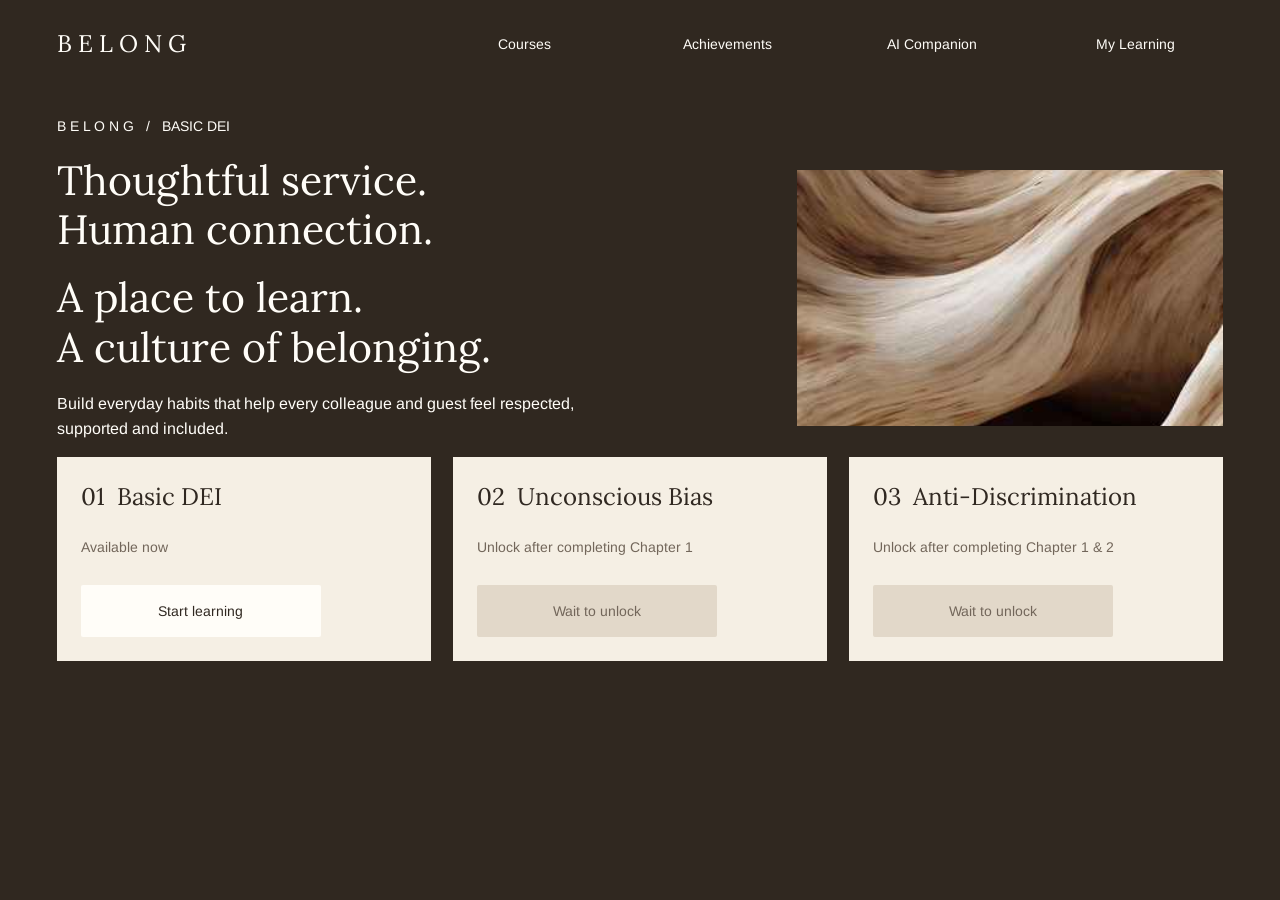
<file: index.html>
<!doctype html>
<html lang="en"><head><meta charset="utf-8"><meta name="viewport" content="width=device-width, initial-scale=1"><meta name="description" content="BELONG — Basic DEI learning. Thoughtful service. Human connection."><title>BELONG — Thoughtful service. Human connection.</title><link rel="stylesheet" href="styles.css"><link rel="stylesheet" href="learning.css"><link rel="stylesheet" href="chat-companion.css"><script src="config.js?v=reflections-20261104" defer></script><script src="learning-state.js" defer></script><script src="reflection-submissions.js?v=20261104" defer></script><script src="app.js?v=reflections-20261104" defer></script><script src="chat-companion.js?v=39df319" defer></script></head><body><section class="n-13-2 node screen" data-node-id="13:2" id="screen-13:2" data-screen="13:2" data-title="D01 · Thoughtful service. Human connection."><nav class="n-13-3 node navigation" data-node-id="13:3" aria-label="Main navigation"><p class="n-I13-3-6-12 node" data-node-id="I13:3;6:12">B E L O N G</p>
<p class="n-I13-3-6-13 node" data-node-id="I13:3;6:13">Courses</p>
<a class="n-I13-3-6-14 node" data-node-id="I13:3;6:14" href="#14:31" data-target="14:31" data-reset-scroll="true">Achievements</a>
<a class="n-I13-3-6-15 node" data-node-id="I13:3;6:15" href="#14:45" data-target="14:45" data-reset-scroll="true">AI Companion</a>
<a class="n-I13-3-6-16 node" data-node-id="I13:3;6:16" href="#14:59" data-target="14:59" data-reset-scroll="true">My Learning</a></nav>
<main class="n-13-9 node content" data-node-id="13:9"><p class="n-13-10 node" data-node-id="13:10">B E L O N G   /   BASIC DEI</p>

<div class="n-13-12 node editorial" data-node-id="13:12"><div class="n-13-13 node" data-node-id="13:13"><h1 class="n-13-11 node" data-node-id="13:11">Thoughtful service.
Human connection.</h1><h2 class="n-13-14 node hero-title" data-node-id="13:14">A place to learn.
A culture of belonging.</h2>
<p class="n-13-15 node" data-node-id="13:15">Build everyday habits that help every colleague and guest feel respected, supported and included.</p>
</div>
<button class="home-role-gateway" type="button" data-target="16:509" disabled aria-disabled="true" aria-label="Role play is available after all three chapters"><img class="n-13-18 node artwork" data-node-id="13:18" src="assets/f9c17b268db55722755fefa0c6519ae1cb78372f.jpg" alt="Flowing layers of warm sandstone" width="600" height="320"><span class="role-gateway-label" hidden>Click here to role play</span></button></div>
<div class="n-13-19 node courses" data-node-id="13:19"><article class="n-13-20 node course-card" data-node-id="13:20"><h2 class="n-13-21 node" data-node-id="13:21">01  Basic DEI</h2>
<p class="n-13-22 node" data-node-id="13:22">Available now</p>
<button class="n-13-23 node action" data-node-id="13:23" type="button" data-target="13:35" data-reset-scroll="true"><p class="n-I13-23-6-5 node" data-node-id="I13:23;6:5">Start learning</p></button></article>
<article class="n-13-25 node course-card" data-node-id="13:25"><h2 class="n-13-26 node" data-node-id="13:26">02  Unconscious Bias</h2>
<p class="n-13-27 node" data-node-id="13:27">Unlock after completing Chapter 1</p>
<button class="n-13-28 node action" data-node-id="13:28" type="button" data-target="chapter-2" disabled aria-disabled="true" data-reset-scroll="true"><p class="n-I13-28-6-5 node" data-node-id="I13:28;6:5">Wait to unlock</p></button></article>
<article class="n-13-30 node course-card" data-node-id="13:30"><h2 class="n-13-31 node" data-node-id="13:31">03  Anti-Discrimination</h2>
<p class="n-13-32 node" data-node-id="13:32">Unlock after completing Chapter 1 &amp; 2</p>
<button class="n-13-33 node action" data-node-id="13:33" type="button" data-target="chapter-3" disabled aria-disabled="true" data-reset-scroll="true"><p class="n-I13-33-6-5 node" data-node-id="I13:33;6:5">Wait to unlock</p></button></article></div></main></section>
<section class="n-13-35 node screen" data-node-id="13:35" id="screen-13:35" data-screen="13:35" data-chapter="0" data-view="intro" data-title="D02 · Basic DEI" hidden><nav class="n-13-36 node navigation" data-node-id="13:36" aria-label="Main navigation"><a class="n-I13-36-6-12 node" data-node-id="I13:36;6:12" href="#13:2" data-target="13:2" data-reset-scroll="true">B E L O N G</a>
<a class="n-I13-36-6-13 node" data-node-id="I13:36;6:13" href="#13:2" data-target="13:2" data-reset-scroll="true">Courses</a>
<a class="n-I13-36-6-14 node" data-node-id="I13:36;6:14" href="#14:31" data-target="14:31" data-reset-scroll="true">Achievements</a>
<a class="n-I13-36-6-15 node" data-node-id="I13:36;6:15" href="#14:45" data-target="14:45" data-reset-scroll="true">AI Companion</a>
<a class="n-I13-36-6-16 node" data-node-id="I13:36;6:16" href="#14:59" data-target="14:59" data-reset-scroll="true">My Learning</a></nav>
<main class="n-13-42 node content" data-node-id="13:42"><p class="n-13-43 node" data-node-id="13:43">B E L O N G   /   BASIC DEI</p>
<h1 class="n-13-44 node" data-node-id="13:44">Basic DEI</h1>
<div class="n-13-45 node editorial" data-node-id="13:45"><img class="n-13-46 node artwork" data-node-id="13:46" src="assets/130b94040c15193887002e3bfa2e1a9dc1000749.jpg" alt="Portrait used in the Basic DEI course" width="440" height="380">
<div class="n-13-47 node" data-node-id="13:47"><h2 class="n-13-48 node" data-node-id="13:48">Small actions. A more inclusive team.</h2>
<p class="n-13-49 node" data-node-id="13:49">Understand diversity, equity and inclusion.</p>
<p class="n-13-50 node" data-node-id="13:50">01  Watch the learning video
02  Complete all three chapters
03  Watch the role play video and write down your thoughts</p>
<button class="n-13-52 node action" data-node-id="13:52" type="button" data-target="14:73" data-reset-scroll="true"><p class="n-I13-52-6-3 node" data-node-id="I13:52;6:3">Start learning</p></button></div></div>
</main></section>
<section class="n-14-17 node screen" data-node-id="14:17" id="screen-14:17" data-screen="14:17" data-title="D03 · More learning is on its way." hidden><nav class="n-14-18 node navigation" data-node-id="14:18" aria-label="Main navigation"><a class="n-I14-18-6-12 node" data-node-id="I14:18;6:12" href="#13:2" data-target="13:2" data-reset-scroll="true">B E L O N G</a>
<a class="n-I14-18-6-13 node" data-node-id="I14:18;6:13" href="#13:2" data-target="13:2" data-reset-scroll="true">Courses</a>
<a class="n-I14-18-6-14 node" data-node-id="I14:18;6:14" href="#14:31" data-target="14:31" data-reset-scroll="true">Achievements</a>
<a class="n-I14-18-6-15 node" data-node-id="I14:18;6:15" href="#14:45" data-target="14:45" data-reset-scroll="true">AI Companion</a>
<a class="n-I14-18-6-16 node" data-node-id="I14:18;6:16" href="#14:59" data-target="14:59" data-reset-scroll="true">My Learning</a></nav>
<main class="n-14-24 node content" data-node-id="14:24"><p class="n-14-25 node" data-node-id="14:25">B E L O N G   /   BASIC DEI</p>
<h1 class="n-14-26 node" data-node-id="14:26">More learning is on its way.</h1>
<h2 class="n-14-27 node" data-node-id="14:27">Complete earlier chapters to unlock the next video.</h2>
<button class="n-14-28 node action" data-node-id="14:28" type="button" data-target="13:2" data-reset-scroll="true"><p class="n-I14-28-6-3 node" data-node-id="I14:28;6:3">Back to courses</p></button>
</main></section>
<section class="n-14-31 node screen" data-node-id="14:31" id="screen-14:31" data-screen="14:31" data-title="D04 · Your achievements" hidden><nav class="n-14-32 node navigation" data-node-id="14:32" aria-label="Main navigation"><a class="n-I14-32-6-12 node" data-node-id="I14:32;6:12" href="#13:2" data-target="13:2" data-reset-scroll="true">B E L O N G</a>
<a class="n-I14-32-6-13 node" data-node-id="I14:32;6:13" href="#13:2" data-target="13:2" data-reset-scroll="true">Courses</a>
<p class="n-I14-32-6-14 node" data-node-id="I14:32;6:14">Achievements</p>
<a class="n-I14-32-6-15 node" data-node-id="I14:32;6:15" href="#14:45" data-target="14:45" data-reset-scroll="true">AI Companion</a>
<a class="n-I14-32-6-16 node" data-node-id="I14:32;6:16" href="#14:59" data-target="14:59" data-reset-scroll="true">My Learning</a></nav>
<main class="n-14-38 node content" data-node-id="14:38"><p class="n-14-39 node" data-node-id="14:39">B E L O N G   /   BASIC DEI</p>
<h1 class="n-14-40 node" data-node-id="14:40">Your achievements</h1>
<h2 class="n-14-41 node" data-node-id="14:41">Your learning story starts here. Complete your first course to receive a completion reward. No scores or streaks have been recorded yet.</h2>

</main></section>
<section class="n-14-45 node screen" data-node-id="14:45" id="screen-14:45" data-screen="14:45" data-title="D05 · Your AI Companion" hidden><nav class="n-14-46 node navigation" data-node-id="14:46" aria-label="Main navigation"><a class="n-I14-46-6-12 node" data-node-id="I14:46;6:12" href="#13:2" data-target="13:2" data-reset-scroll="true">B E L O N G</a>
<a class="n-I14-46-6-13 node" data-node-id="I14:46;6:13" href="#13:2" data-target="13:2" data-reset-scroll="true">Courses</a>
<a class="n-I14-46-6-14 node" data-node-id="I14:46;6:14" href="#14:31" data-target="14:31" data-reset-scroll="true">Achievements</a>
<p class="n-I14-46-6-15 node" data-node-id="I14:46;6:15">AI Companion</p>
<a class="n-I14-46-6-16 node" data-node-id="I14:46;6:16" href="#14:59" data-target="14:59" data-reset-scroll="true">My Learning</a></nav><main class="n-14-52 node content chat-page" data-node-id="14:52"><header class="companion-topbar"><div><p class="companion-eyebrow">B E L O N G / AI COMPANION</p><h1>Your AI Companion</h1></div><span class="companion-model">deepseek-v4.1-flash</span></header>
<div class="companion-app" data-chat-app><aside class="chat-sidebar" aria-label="Chat history"><button type="button" class="chat-new" data-chat-new><span aria-hidden="true">＋</span> New chat</button><p class="chat-history-title">Recent chats</p><nav class="chat-history" aria-label="Recent chats" data-chat-history></nav></aside><section class="chat-workspace" aria-label="Conversation"><div class="chat-messages" role="log" aria-label="Messages" aria-live="off" data-chat-messages></div><div class="chat-bottom"><p class="chat-status" role="status" aria-live="polite" data-chat-status></p><form class="chat-composer" data-chat-form><label class="chat-sr-only" for="companion-message">Message AI Companion</label><textarea id="companion-message" name="message" rows="1" placeholder="Message AI Companion…" maxlength="12000" data-chat-input></textarea><button type="submit" class="chat-send" aria-label="Send message" data-chat-send disabled><svg viewBox="0 0 24 24" fill="none" aria-hidden="true"><path d="M12 19V5M5.5 11.5 12 5l6.5 6.5" stroke="currentColor" stroke-width="2" stroke-linecap="round" stroke-linejoin="round"/></svg></button><button type="button" class="chat-send chat-stop" aria-label="Stop generating" data-chat-stop hidden><svg viewBox="0 0 24 24" fill="currentColor" aria-hidden="true"><rect x="6" y="6" width="12" height="12" rx="2"/></svg></button></form><p class="chat-disclaimer">AI can make mistakes. Check important information.</p></div></section></div></main></section>
<section class="n-14-59 node screen" data-node-id="14:59" id="screen-14:59" data-screen="14:59" data-title="D06 · My learning" hidden><nav class="n-14-60 node navigation" data-node-id="14:60" aria-label="Main navigation"><a class="n-I14-60-6-12 node" data-node-id="I14:60;6:12" href="#13:2" data-target="13:2" data-reset-scroll="true">B E L O N G</a>
<a class="n-I14-60-6-13 node" data-node-id="I14:60;6:13" href="#13:2" data-target="13:2" data-reset-scroll="true">Courses</a>
<a class="n-I14-60-6-14 node" data-node-id="I14:60;6:14" href="#14:31" data-target="14:31" data-reset-scroll="true">Achievements</a>
<a class="n-I14-60-6-15 node" data-node-id="I14:60;6:15" href="#14:45" data-target="14:45" data-reset-scroll="true">AI Companion</a>
<p class="n-I14-60-6-16 node" data-node-id="I14:60;6:16">My Learning</p></nav>
<main class="n-14-66 node content" data-node-id="14:66"><p class="n-14-67 node" data-node-id="14:67">B E L O N G   /   BASIC DEI</p>
<h1 class="n-14-68 node" data-node-id="14:68">My learning</h1>
<h2 class="n-14-69 node" data-node-id="14:69">Chapter 1: Basic DEI → Chapter 2: Diversity → Chapter 3: Anti-Discrimination
Role play → Coach feedback
Resume your saved stage. Your video progress is retained.</h2>
<button class="n-14-70 node action" data-node-id="14:70" type="button" data-target="14:73" data-reset-scroll="true"><p class="n-I14-70-6-3 node" data-node-id="I14:70;6:3">Resume video</p></button>
</main></section>
<section class="n-14-73 node screen" data-node-id="14:73" id="screen-14:73" data-screen="14:73" data-chapter="0" data-view="start" data-title="D07 · Watch. Reflect. Include." hidden><nav class="n-14-74 node navigation" data-node-id="14:74" aria-label="Main navigation"><a class="n-I14-74-6-12 node" data-node-id="I14:74;6:12" href="#14:144" data-target="14:144" data-reset-scroll="true">B E L O N G</a>
<a class="n-I14-74-6-13 node" data-node-id="I14:74;6:13" href="#14:144" data-target="14:144" data-reset-scroll="true">Courses</a>
<a class="n-I14-74-6-14 node" data-node-id="I14:74;6:14" href="#14:144" data-target="14:144" data-reset-scroll="true">Achievements</a>
<a class="n-I14-74-6-15 node" data-node-id="I14:74;6:15" href="#14:144" data-target="14:144" data-reset-scroll="true">AI Companion</a>
<a class="n-I14-74-6-16 node" data-node-id="I14:74;6:16" href="#14:144" data-target="14:144" data-reset-scroll="true">My Learning</a></nav>
<main class="n-14-80 node content" data-node-id="14:80"><p class="n-14-81 node" data-node-id="14:81">B E L O N G   /   BASIC DEI</p>
<h1 class="n-14-82 node" data-node-id="14:82">Watch. Reflect. Include.</h1>
<h2 class="n-14-83 node" data-node-id="14:83">Basic DEI · Learning video
00:00 / Loading…
First viewing: pause and revisit watched sections. Unwatched sections cannot be skipped.</h2>
<div class="n-14-84 node" data-node-id="14:84"><h2 class="n-14-85 node" data-node-id="14:85">BASIC DEI
Diversity · Equity · Inclusion</h2>
</div>
<button class="n-14-87 node action" data-node-id="14:87" type="button" data-target="14:90" data-reset-scroll="true"><p class="n-I14-87-6-3 node" data-node-id="I14:87;6:3">Play video</p></button>
</main></section>
<section class="n-14-90 node screen" data-node-id="14:90" id="screen-14:90" data-screen="14:90" data-chapter="0" data-view="playing" data-title="D08 · Learning video in progress" hidden><nav class="n-14-91 node navigation" data-node-id="14:91" aria-label="Main navigation"><a class="n-I14-91-6-12 node" data-node-id="I14:91;6:12" href="#14:144" data-target="14:144" data-reset-scroll="true">B E L O N G</a>
<a class="n-I14-91-6-13 node" data-node-id="I14:91;6:13" href="#14:144" data-target="14:144" data-reset-scroll="true">Courses</a>
<a class="n-I14-91-6-14 node" data-node-id="I14:91;6:14" href="#14:144" data-target="14:144" data-reset-scroll="true">Achievements</a>
<a class="n-I14-91-6-15 node" data-node-id="I14:91;6:15" href="#14:144" data-target="14:144" data-reset-scroll="true">AI Companion</a>
<a class="n-I14-91-6-16 node" data-node-id="I14:91;6:16" href="#14:144" data-target="14:144" data-reset-scroll="true">My Learning</a></nav>
<main class="n-14-97 node content" data-node-id="14:97"><p class="n-14-98 node" data-node-id="14:98">B E L O N G   /   BASIC DEI</p>
<h1 class="n-14-99 node" data-node-id="14:99">Learning video in progress</h1>
<h2 class="n-14-100 node" data-node-id="14:100">00:00 / Loading…
Video pauses when you leave this page. Your watched progress is retained.</h2>
<div class="n-14-101 node" data-node-id="14:101"><h2 class="n-14-102 node" data-node-id="14:102">BASIC DEI
Diversity · Equity · Inclusion</h2>
</div>



<button class="n-14-87 node action" type="button" data-target="14:90"><p class="n-I14-87-6-3 node">Play video</p></button>
</main></section>
<section class="n-14-111 node screen" data-node-id="14:111" id="screen-14:111" data-screen="14:111" data-chapter="0" data-view="done" data-title="D09 · Ready to put it into practice?" hidden><nav class="n-14-112 node navigation" data-node-id="14:112" aria-label="Main navigation"><a class="n-I14-112-6-12 node" data-node-id="I14:112;6:12" href="#14:144" data-target="14:144" data-reset-scroll="true">B E L O N G</a>
<a class="n-I14-112-6-13 node" data-node-id="I14:112;6:13" href="#14:144" data-target="14:144" data-reset-scroll="true">Courses</a>
<a class="n-I14-112-6-14 node" data-node-id="I14:112;6:14" href="#14:144" data-target="14:144" data-reset-scroll="true">Achievements</a>
<a class="n-I14-112-6-15 node" data-node-id="I14:112;6:15" href="#14:144" data-target="14:144" data-reset-scroll="true">AI Companion</a>
<a class="n-I14-112-6-16 node" data-node-id="I14:112;6:16" href="#14:144" data-target="14:144" data-reset-scroll="true">My Learning</a></nav>
<main class="n-14-118 node content" data-node-id="14:118"><p class="n-14-119 node" data-node-id="14:119">B E L O N G   /   BASIC DEI</p>
<h1 class="n-14-120 node" data-node-id="14:120">Ready to put it into practice?</h1>
<h2 class="n-14-121 node" data-node-id="14:121">Video completed. You can now move to Chapter 2.</h2>
<div class="n-14-122 node" data-node-id="14:122"><h2 class="n-14-123 node" data-node-id="14:123">BASIC DEI
Diversity · Equity · Inclusion</h2>
</div>
<button class="n-14-125 node action" data-node-id="14:125" type="button" data-target="13:2" data-next-chapter="true" data-reset-scroll="true"><p class="n-I14-125-6-3 node" data-node-id="I14:125;6:3">move to Chapter 2</p></button>

</main></section>
<section class="n-14-130 node screen" data-node-id="14:130" id="screen-14:130" data-screen="14:130" data-chapter="0" data-view="error" data-title="D10 · Your video could not load" hidden><nav class="n-14-131 node navigation" data-node-id="14:131" aria-label="Main navigation"><a class="n-I14-131-6-12 node" data-node-id="I14:131;6:12" href="#14:144" data-target="14:144" data-reset-scroll="true">B E L O N G</a>
<a class="n-I14-131-6-13 node" data-node-id="I14:131;6:13" href="#14:144" data-target="14:144" data-reset-scroll="true">Courses</a>
<a class="n-I14-131-6-14 node" data-node-id="I14:131;6:14" href="#14:144" data-target="14:144" data-reset-scroll="true">Achievements</a>
<a class="n-I14-131-6-15 node" data-node-id="I14:131;6:15" href="#14:144" data-target="14:144" data-reset-scroll="true">AI Companion</a>
<a class="n-I14-131-6-16 node" data-node-id="I14:131;6:16" href="#14:144" data-target="14:144" data-reset-scroll="true">My Learning</a></nav>
<main class="n-14-137 node content" data-node-id="14:137"><p class="n-14-138 node" data-node-id="14:138">B E L O N G   /   BASIC DEI</p>
<h1 class="n-14-139 node" data-node-id="14:139">Your video could not load</h1>
<h2 class="n-14-140 node" data-node-id="14:140">Your watched progress is safe. Reload the video to continue. A technical problem is not a failed learning attempt.</h2>
<button class="n-14-141 node action" data-node-id="14:141" type="button" data-target="14:90" data-reset-scroll="true"><p class="n-I14-141-6-3 node" data-node-id="I14:141;6:3">Reload video</p></button>
</main></section>
<section class="n-14-144 node screen" data-node-id="14:144" id="screen-14:144" data-screen="14:144" data-title="D11 · Save and leave?" hidden><nav class="n-14-145 node navigation" data-node-id="14:145" aria-label="Main navigation"><a class="n-I14-145-6-12 node" data-node-id="I14:145;6:12" href="#13:2" data-target="13:2" data-reset-scroll="true">B E L O N G</a>
<a class="n-I14-145-6-13 node" data-node-id="I14:145;6:13" href="#13:2" data-target="13:2" data-reset-scroll="true">Courses</a>
<a class="n-I14-145-6-14 node" data-node-id="I14:145;6:14" href="#14:31" data-target="14:31" data-reset-scroll="true">Achievements</a>
<a class="n-I14-145-6-15 node" data-node-id="I14:145;6:15" href="#14:45" data-target="14:45" data-reset-scroll="true">AI Companion</a>
<a class="n-I14-145-6-16 node" data-node-id="I14:145;6:16" href="#14:59" data-target="14:59" data-reset-scroll="true">My Learning</a></nav>
<main class="n-14-151 node content" data-node-id="14:151"><p class="n-14-152 node" data-node-id="14:152">B E L O N G   /   BASIC DEI</p>
<h1 class="n-14-153 node" data-node-id="14:153">Save and leave?</h1>
<h2 class="n-14-154 node" data-node-id="14:154">Your video progress and current draft will be retained. Return to resume this stage.</h2>
<button class="n-14-155 node action" data-node-id="14:155" type="button" data-target="14:59" data-reset-scroll="true"><p class="n-I14-155-6-3 node" data-node-id="I14:155;6:3">Save and leave</p></button>
<button class="n-14-157 node action" data-node-id="14:157" type="button" data-target="14:73" data-reset-scroll="true"><p class="n-I14-157-6-5 node" data-node-id="I14:157;6:5">Keep learning</p></button>
</main></section>
<section class="n-14-160 node screen" data-node-id="14:160" id="screen-14:160" data-screen="14:160" data-title="D12 · We could not save your progress" hidden><nav class="n-14-161 node navigation" data-node-id="14:161" aria-label="Main navigation"><a class="n-I14-161-6-12 node" data-node-id="I14:161;6:12" href="#14:144" data-target="14:144" data-reset-scroll="true">B E L O N G</a>
<a class="n-I14-161-6-13 node" data-node-id="I14:161;6:13" href="#14:144" data-target="14:144" data-reset-scroll="true">Courses</a>
<a class="n-I14-161-6-14 node" data-node-id="I14:161;6:14" href="#14:144" data-target="14:144" data-reset-scroll="true">Achievements</a>
<a class="n-I14-161-6-15 node" data-node-id="I14:161;6:15" href="#14:144" data-target="14:144" data-reset-scroll="true">AI Companion</a>
<a class="n-I14-161-6-16 node" data-node-id="I14:161;6:16" href="#14:144" data-target="14:144" data-reset-scroll="true">My Learning</a></nav>
<main class="n-14-167 node content" data-node-id="14:167"><p class="n-14-168 node" data-node-id="14:168">B E L O N G   /   BASIC DEI</p>
<h1 class="n-14-169 node" data-node-id="14:169">We could not save your progress</h1>
<h2 class="n-14-170 node" data-node-id="14:170">Your progress is still here. Please retry. You will only proceed once it has been saved.</h2>
<button class="n-14-171 node action" data-node-id="14:171" type="button" data-target="14:73" data-reset-scroll="true"><p class="n-I14-171-6-3 node" data-node-id="I14:171;6:3">Retry saving</p></button>
</main></section>
<section class="n-16-509 node screen" data-node-id="16:509" id="screen-16:509" data-screen="16:509" data-chapter="3" data-view="intro" data-title="Role play · Role play" hidden><nav class="n-16-510 node navigation" data-node-id="16:510" aria-label="Main navigation"><a class="n-I16-510-6-12 node" data-node-id="I16:510;6:12" href="#14:144" data-target="14:144" data-reset-scroll="true">B E L O N G</a>
<a class="n-I16-510-6-13 node" data-node-id="I16:510;6:13" href="#14:144" data-target="14:144" data-reset-scroll="true">Courses</a>
<a class="n-I16-510-6-14 node" data-node-id="I16:510;6:14" href="#14:144" data-target="14:144" data-reset-scroll="true">Achievements</a>
<a class="n-I16-510-6-15 node" data-node-id="I16:510;6:15" href="#14:144" data-target="14:144" data-reset-scroll="true">AI Companion</a>
<a class="n-I16-510-6-16 node" data-node-id="I16:510;6:16" href="#14:144" data-target="14:144" data-reset-scroll="true">My Learning</a></nav>
<main class="n-16-516 node content" data-node-id="16:516"><p class="n-16-517 node" data-node-id="16:517">B E L O N G   /   ROLE PLAY</p>
<h1 class="n-16-518 node" data-node-id="16:518">Role play</h1>
<h2 class="n-16-519 node" data-node-id="16:519">Watch a video and then write down your thoughts</h2>
<button class="n-16-521 node action" data-node-id="16:521" type="button" data-target="role-video" data-reset-scroll="true"><p class="n-I16-521-6-3 node" data-node-id="I16:521;6:3">Start practice</p></button>
</main></section>
<section class="n-13-35 node screen" data-node-id="13:35" id="screen-chapter-2" data-screen="chapter-2" data-chapter="1" data-view="intro" data-title="Chapter 2 · Diversity" hidden><nav class="n-13-36 node navigation" data-node-id="13:36" aria-label="Main navigation"><a class="n-I13-36-6-12 node" data-node-id="I13:36;6:12" href="#13:2" data-target="13:2" data-reset-scroll="true">B E L O N G</a>
<a class="n-I13-36-6-13 node" data-node-id="I13:36;6:13" href="#13:2" data-target="13:2" data-reset-scroll="true">Courses</a>
<a class="n-I13-36-6-14 node" data-node-id="I13:36;6:14" href="#14:31" data-target="14:31" data-reset-scroll="true">Achievements</a>
<a class="n-I13-36-6-15 node" data-node-id="I13:36;6:15" href="#14:45" data-target="14:45" data-reset-scroll="true">AI Companion</a>
<a class="n-I13-36-6-16 node" data-node-id="I13:36;6:16" href="#14:59" data-target="14:59" data-reset-scroll="true">My Learning</a></nav>
<main class="n-13-42 node content" data-node-id="13:42"><p class="n-13-43 node" data-node-id="13:43">B E L O N G   /   DIVERSITY</p>
<h1 class="n-13-44 node" data-node-id="13:44">Diversity</h1>
<div class="n-13-45 node editorial" data-node-id="13:45"><img class="n-13-46 node artwork" data-node-id="13:46" src="assets/130b94040c15193887002e3bfa2e1a9dc1000749.jpg" alt="Portrait used in the Basic DEI course" width="440" height="380">
<div class="n-13-47 node" data-node-id="13:47"><h2 class="n-13-48 node" data-node-id="13:48">Small actions. A more inclusive team.</h2>
<p class="n-13-49 node" data-node-id="13:49">Understand diversity, equity and inclusion.</p>
<p class="n-13-50 node" data-node-id="13:50">01  Watch the learning video
02  Complete all three chapters
03  Watch the role play video and write down your thoughts</p>
<button class="n-13-52 node action" data-node-id="13:52" type="button" data-target="chapter-2-video" data-reset-scroll="true"><p class="n-I13-52-6-3 node" data-node-id="I13:52;6:3">Starting learning</p></button></div></div>
</main></section>
<section class="n-14-73 node screen" data-node-id="14:73" id="screen-chapter-2-video" data-screen="chapter-2-video" data-chapter="1" data-view="start" data-title="Chapter 2 · Diversity" hidden><nav class="n-14-74 node navigation" data-node-id="14:74" aria-label="Main navigation"><a class="n-I14-74-6-12 node" data-node-id="I14:74;6:12" href="#14:144" data-target="14:144" data-reset-scroll="true">B E L O N G</a>
<a class="n-I14-74-6-13 node" data-node-id="I14:74;6:13" href="#14:144" data-target="14:144" data-reset-scroll="true">Courses</a>
<a class="n-I14-74-6-14 node" data-node-id="I14:74;6:14" href="#14:144" data-target="14:144" data-reset-scroll="true">Achievements</a>
<a class="n-I14-74-6-15 node" data-node-id="I14:74;6:15" href="#14:144" data-target="14:144" data-reset-scroll="true">AI Companion</a>
<a class="n-I14-74-6-16 node" data-node-id="I14:74;6:16" href="#14:144" data-target="14:144" data-reset-scroll="true">My Learning</a></nav>
<main class="n-14-80 node content" data-node-id="14:80"><p class="n-14-81 node" data-node-id="14:81">B E L O N G   /   DIVERSITY</p>
<h1 class="n-14-82 node" data-node-id="14:82">Watch. Reflect. Include.</h1>
<h2 class="n-14-83 node" data-node-id="14:83">Diversity · Learning video
00:00 / Loading…
First viewing: pause and revisit watched sections. Unwatched sections cannot be skipped.</h2>
<div class="n-14-84 node" data-node-id="14:84"><h2 class="n-14-85 node" data-node-id="14:85">DIVERSITY
Diversity · Equity · Inclusion</h2>
</div>
<button class="n-14-87 node action" data-node-id="14:87" type="button" data-target="chapter-2-playing" data-reset-scroll="true"><p class="n-I14-87-6-3 node" data-node-id="I14:87;6:3">Play video</p></button>
</main></section>
<section class="n-14-90 node screen" data-node-id="14:90" id="screen-chapter-2-playing" data-screen="chapter-2-playing" data-chapter="1" data-view="playing" data-title="Chapter 2 · Diversity" hidden><nav class="n-14-91 node navigation" data-node-id="14:91" aria-label="Main navigation"><a class="n-I14-91-6-12 node" data-node-id="I14:91;6:12" href="#14:144" data-target="14:144" data-reset-scroll="true">B E L O N G</a>
<a class="n-I14-91-6-13 node" data-node-id="I14:91;6:13" href="#14:144" data-target="14:144" data-reset-scroll="true">Courses</a>
<a class="n-I14-91-6-14 node" data-node-id="I14:91;6:14" href="#14:144" data-target="14:144" data-reset-scroll="true">Achievements</a>
<a class="n-I14-91-6-15 node" data-node-id="I14:91;6:15" href="#14:144" data-target="14:144" data-reset-scroll="true">AI Companion</a>
<a class="n-I14-91-6-16 node" data-node-id="I14:91;6:16" href="#14:144" data-target="14:144" data-reset-scroll="true">My Learning</a></nav>
<main class="n-14-97 node content" data-node-id="14:97"><p class="n-14-98 node" data-node-id="14:98">B E L O N G   /   DIVERSITY</p>
<h1 class="n-14-99 node" data-node-id="14:99">Learning video in progress</h1>
<h2 class="n-14-100 node" data-node-id="14:100">00:00 / Loading…
Video pauses when you leave this page. Your watched progress is retained.</h2>
<div class="n-14-101 node" data-node-id="14:101"><h2 class="n-14-102 node" data-node-id="14:102">DIVERSITY
Diversity · Equity · Inclusion</h2>
</div>



<button class="n-14-87 node action" type="button" data-target="chapter-2-playing"><p class="n-I14-87-6-3 node">Play video</p></button>
</main></section>
<section class="n-14-111 node screen" data-node-id="14:111" id="screen-chapter-2-complete" data-screen="chapter-2-complete" data-chapter="1" data-view="done" data-title="Chapter 2 · Diversity" hidden><nav class="n-14-112 node navigation" data-node-id="14:112" aria-label="Main navigation"><a class="n-I14-112-6-12 node" data-node-id="I14:112;6:12" href="#14:144" data-target="14:144" data-reset-scroll="true">B E L O N G</a>
<a class="n-I14-112-6-13 node" data-node-id="I14:112;6:13" href="#14:144" data-target="14:144" data-reset-scroll="true">Courses</a>
<a class="n-I14-112-6-14 node" data-node-id="I14:112;6:14" href="#14:144" data-target="14:144" data-reset-scroll="true">Achievements</a>
<a class="n-I14-112-6-15 node" data-node-id="I14:112;6:15" href="#14:144" data-target="14:144" data-reset-scroll="true">AI Companion</a>
<a class="n-I14-112-6-16 node" data-node-id="I14:112;6:16" href="#14:144" data-target="14:144" data-reset-scroll="true">My Learning</a></nav>
<main class="n-14-118 node content" data-node-id="14:118"><p class="n-14-119 node" data-node-id="14:119">B E L O N G   /   DIVERSITY</p>
<h1 class="n-14-120 node" data-node-id="14:120">Ready to put it into practice?</h1>
<h2 class="n-14-121 node" data-node-id="14:121">Video completed. You can now move to Chapter 3.</h2>
<div class="n-14-122 node" data-node-id="14:122"><h2 class="n-14-123 node" data-node-id="14:123">DIVERSITY
Diversity · Equity · Inclusion</h2>
</div>
<button class="n-14-125 node action" data-node-id="14:125" type="button" data-target="13:2" data-next-chapter="true" data-reset-scroll="true"><p class="n-I14-125-6-3 node" data-node-id="I14:125;6:3">move to Chapter 3</p></button>

</main></section>
<section class="n-14-130 node screen" data-node-id="14:130" id="screen-chapter-2-error" data-screen="chapter-2-error" data-chapter="1" data-view="error" data-title="Chapter 2 · Diversity" hidden><nav class="n-14-131 node navigation" data-node-id="14:131" aria-label="Main navigation"><a class="n-I14-131-6-12 node" data-node-id="I14:131;6:12" href="#14:144" data-target="14:144" data-reset-scroll="true">B E L O N G</a>
<a class="n-I14-131-6-13 node" data-node-id="I14:131;6:13" href="#14:144" data-target="14:144" data-reset-scroll="true">Courses</a>
<a class="n-I14-131-6-14 node" data-node-id="I14:131;6:14" href="#14:144" data-target="14:144" data-reset-scroll="true">Achievements</a>
<a class="n-I14-131-6-15 node" data-node-id="I14:131;6:15" href="#14:144" data-target="14:144" data-reset-scroll="true">AI Companion</a>
<a class="n-I14-131-6-16 node" data-node-id="I14:131;6:16" href="#14:144" data-target="14:144" data-reset-scroll="true">My Learning</a></nav>
<main class="n-14-137 node content" data-node-id="14:137"><p class="n-14-138 node" data-node-id="14:138">B E L O N G   /   DIVERSITY</p>
<h1 class="n-14-139 node" data-node-id="14:139">Your video could not load</h1>
<h2 class="n-14-140 node" data-node-id="14:140">Your watched progress is safe. Reload the video to continue. A technical problem is not a failed learning attempt.</h2>
<button class="n-14-141 node action" data-node-id="14:141" type="button" data-target="chapter-2-playing" data-reset-scroll="true"><p class="n-I14-141-6-3 node" data-node-id="I14:141;6:3">Reload video</p></button>
</main></section>
<section class="n-13-35 node screen" data-node-id="13:35" id="screen-chapter-3" data-screen="chapter-3" data-chapter="2" data-view="intro" data-title="Chapter 3 · Anti-Discrimination" hidden><nav class="n-13-36 node navigation" data-node-id="13:36" aria-label="Main navigation"><a class="n-I13-36-6-12 node" data-node-id="I13:36;6:12" href="#13:2" data-target="13:2" data-reset-scroll="true">B E L O N G</a>
<a class="n-I13-36-6-13 node" data-node-id="I13:36;6:13" href="#13:2" data-target="13:2" data-reset-scroll="true">Courses</a>
<a class="n-I13-36-6-14 node" data-node-id="I13:36;6:14" href="#14:31" data-target="14:31" data-reset-scroll="true">Achievements</a>
<a class="n-I13-36-6-15 node" data-node-id="I13:36;6:15" href="#14:45" data-target="14:45" data-reset-scroll="true">AI Companion</a>
<a class="n-I13-36-6-16 node" data-node-id="I13:36;6:16" href="#14:59" data-target="14:59" data-reset-scroll="true">My Learning</a></nav>
<main class="n-13-42 node content" data-node-id="13:42"><p class="n-13-43 node" data-node-id="13:43">B E L O N G   /   ANTI-DISCRIMINATION</p>
<h1 class="n-13-44 node" data-node-id="13:44">Anti-Discrimination</h1>
<div class="n-13-45 node editorial" data-node-id="13:45"><img class="n-13-46 node artwork" data-node-id="13:46" src="assets/130b94040c15193887002e3bfa2e1a9dc1000749.jpg" alt="Portrait used in the Basic DEI course" width="440" height="380">
<div class="n-13-47 node" data-node-id="13:47"><h2 class="n-13-48 node" data-node-id="13:48">Small actions. A more inclusive team.</h2>
<p class="n-13-49 node" data-node-id="13:49">Understand diversity, equity and inclusion.</p>
<p class="n-13-50 node" data-node-id="13:50">01  Watch the learning video
02  Complete all three chapters
03  Watch the role play video and write down your thoughts</p>
<button class="n-13-52 node action" data-node-id="13:52" type="button" data-target="chapter-3-video" data-reset-scroll="true"><p class="n-I13-52-6-3 node" data-node-id="I13:52;6:3">Starting learning</p></button></div></div>
</main></section>
<section class="n-14-73 node screen" data-node-id="14:73" id="screen-chapter-3-video" data-screen="chapter-3-video" data-chapter="2" data-view="start" data-title="Chapter 3 · Anti-Discrimination" hidden><nav class="n-14-74 node navigation" data-node-id="14:74" aria-label="Main navigation"><a class="n-I14-74-6-12 node" data-node-id="I14:74;6:12" href="#14:144" data-target="14:144" data-reset-scroll="true">B E L O N G</a>
<a class="n-I14-74-6-13 node" data-node-id="I14:74;6:13" href="#14:144" data-target="14:144" data-reset-scroll="true">Courses</a>
<a class="n-I14-74-6-14 node" data-node-id="I14:74;6:14" href="#14:144" data-target="14:144" data-reset-scroll="true">Achievements</a>
<a class="n-I14-74-6-15 node" data-node-id="I14:74;6:15" href="#14:144" data-target="14:144" data-reset-scroll="true">AI Companion</a>
<a class="n-I14-74-6-16 node" data-node-id="I14:74;6:16" href="#14:144" data-target="14:144" data-reset-scroll="true">My Learning</a></nav>
<main class="n-14-80 node content" data-node-id="14:80"><p class="n-14-81 node" data-node-id="14:81">B E L O N G   /   ANTI-DISCRIMINATION</p>
<h1 class="n-14-82 node" data-node-id="14:82">Watch. Reflect. Include.</h1>
<h2 class="n-14-83 node" data-node-id="14:83">Anti-Discrimination · Learning video
00:00 / Loading…
First viewing: pause and revisit watched sections. Unwatched sections cannot be skipped.</h2>
<div class="n-14-84 node" data-node-id="14:84"><h2 class="n-14-85 node" data-node-id="14:85">ANTI-DISCRIMINATION
Diversity · Equity · Inclusion</h2>
</div>
<button class="n-14-87 node action" data-node-id="14:87" type="button" data-target="chapter-3-playing" data-reset-scroll="true"><p class="n-I14-87-6-3 node" data-node-id="I14:87;6:3">Play video</p></button>
</main></section>
<section class="n-14-90 node screen" data-node-id="14:90" id="screen-chapter-3-playing" data-screen="chapter-3-playing" data-chapter="2" data-view="playing" data-title="Chapter 3 · Anti-Discrimination" hidden><nav class="n-14-91 node navigation" data-node-id="14:91" aria-label="Main navigation"><a class="n-I14-91-6-12 node" data-node-id="I14:91;6:12" href="#14:144" data-target="14:144" data-reset-scroll="true">B E L O N G</a>
<a class="n-I14-91-6-13 node" data-node-id="I14:91;6:13" href="#14:144" data-target="14:144" data-reset-scroll="true">Courses</a>
<a class="n-I14-91-6-14 node" data-node-id="I14:91;6:14" href="#14:144" data-target="14:144" data-reset-scroll="true">Achievements</a>
<a class="n-I14-91-6-15 node" data-node-id="I14:91;6:15" href="#14:144" data-target="14:144" data-reset-scroll="true">AI Companion</a>
<a class="n-I14-91-6-16 node" data-node-id="I14:91;6:16" href="#14:144" data-target="14:144" data-reset-scroll="true">My Learning</a></nav>
<main class="n-14-97 node content" data-node-id="14:97"><p class="n-14-98 node" data-node-id="14:98">B E L O N G   /   ANTI-DISCRIMINATION</p>
<h1 class="n-14-99 node" data-node-id="14:99">Learning video in progress</h1>
<h2 class="n-14-100 node" data-node-id="14:100">00:00 / Loading…
Video pauses when you leave this page. Your watched progress is retained.</h2>
<div class="n-14-101 node" data-node-id="14:101"><h2 class="n-14-102 node" data-node-id="14:102">ANTI-DISCRIMINATION
Diversity · Equity · Inclusion</h2>
</div>



<button class="n-14-87 node action" type="button" data-target="chapter-3-playing"><p class="n-I14-87-6-3 node">Play video</p></button>
</main></section>
<section class="n-14-111 node screen" data-node-id="14:111" id="screen-chapter-3-complete" data-screen="chapter-3-complete" data-chapter="2" data-view="done" data-title="Chapter 3 · Anti-Discrimination" hidden><nav class="n-14-112 node navigation" data-node-id="14:112" aria-label="Main navigation"><a class="n-I14-112-6-12 node" data-node-id="I14:112;6:12" href="#14:144" data-target="14:144" data-reset-scroll="true">B E L O N G</a>
<a class="n-I14-112-6-13 node" data-node-id="I14:112;6:13" href="#14:144" data-target="14:144" data-reset-scroll="true">Courses</a>
<a class="n-I14-112-6-14 node" data-node-id="I14:112;6:14" href="#14:144" data-target="14:144" data-reset-scroll="true">Achievements</a>
<a class="n-I14-112-6-15 node" data-node-id="I14:112;6:15" href="#14:144" data-target="14:144" data-reset-scroll="true">AI Companion</a>
<a class="n-I14-112-6-16 node" data-node-id="I14:112;6:16" href="#14:144" data-target="14:144" data-reset-scroll="true">My Learning</a></nav>
<main class="n-14-118 node content" data-node-id="14:118"><p class="n-14-119 node" data-node-id="14:119">B E L O N G   /   ANTI-DISCRIMINATION</p>
<h1 class="n-14-120 node" data-node-id="14:120">Ready to put it into practice?</h1>
<h2 class="n-14-121 node" data-node-id="14:121">Video completed. You can now continue to role play.</h2>
<div class="n-14-122 node" data-node-id="14:122"><h2 class="n-14-123 node" data-node-id="14:123">ANTI-DISCRIMINATION
Diversity · Equity · Inclusion</h2>
</div>
<button class="n-14-125 node action" data-node-id="14:125" type="button" data-target="13:2" data-reset-scroll="true"><p class="n-I14-125-6-3 node" data-node-id="I14:125;6:3">Continue to role play</p></button>

</main></section>
<section class="n-14-130 node screen" data-node-id="14:130" id="screen-chapter-3-error" data-screen="chapter-3-error" data-chapter="2" data-view="error" data-title="Chapter 3 · Anti-Discrimination" hidden><nav class="n-14-131 node navigation" data-node-id="14:131" aria-label="Main navigation"><a class="n-I14-131-6-12 node" data-node-id="I14:131;6:12" href="#14:144" data-target="14:144" data-reset-scroll="true">B E L O N G</a>
<a class="n-I14-131-6-13 node" data-node-id="I14:131;6:13" href="#14:144" data-target="14:144" data-reset-scroll="true">Courses</a>
<a class="n-I14-131-6-14 node" data-node-id="I14:131;6:14" href="#14:144" data-target="14:144" data-reset-scroll="true">Achievements</a>
<a class="n-I14-131-6-15 node" data-node-id="I14:131;6:15" href="#14:144" data-target="14:144" data-reset-scroll="true">AI Companion</a>
<a class="n-I14-131-6-16 node" data-node-id="I14:131;6:16" href="#14:144" data-target="14:144" data-reset-scroll="true">My Learning</a></nav>
<main class="n-14-137 node content" data-node-id="14:137"><p class="n-14-138 node" data-node-id="14:138">B E L O N G   /   ANTI-DISCRIMINATION</p>
<h1 class="n-14-139 node" data-node-id="14:139">Your video could not load</h1>
<h2 class="n-14-140 node" data-node-id="14:140">Your watched progress is safe. Reload the video to continue. A technical problem is not a failed learning attempt.</h2>
<button class="n-14-141 node action" data-node-id="14:141" type="button" data-target="chapter-3-playing" data-reset-scroll="true"><p class="n-I14-141-6-3 node" data-node-id="I14:141;6:3">Reload video</p></button>
</main></section>
<section class="n-14-111 node screen" data-node-id="14:111" id="screen-role-video" data-screen="role-video" data-chapter="3" data-view="playing" data-title="Role play · Put what you have learned into practice!" hidden><nav class="n-14-112 node navigation" data-node-id="14:112" aria-label="Main navigation"><a class="n-I14-112-6-12 node" data-node-id="I14:112;6:12" href="#14:144" data-target="14:144" data-reset-scroll="true">B E L O N G</a>
<a class="n-I14-112-6-13 node" data-node-id="I14:112;6:13" href="#14:144" data-target="14:144" data-reset-scroll="true">Courses</a>
<a class="n-I14-112-6-14 node" data-node-id="I14:112;6:14" href="#14:144" data-target="14:144" data-reset-scroll="true">Achievements</a>
<a class="n-I14-112-6-15 node" data-node-id="I14:112;6:15" href="#14:144" data-target="14:144" data-reset-scroll="true">AI Companion</a>
<a class="n-I14-112-6-16 node" data-node-id="I14:112;6:16" href="#14:144" data-target="14:144" data-reset-scroll="true">My Learning</a></nav>
<main class="n-14-118 node content" data-node-id="14:118"><p class="n-14-119 node" data-node-id="14:119">B E L O N G   /   ROLE PLAY</p>
<h1 class="n-14-120 node" data-node-id="14:120">Put what you have learned into practice!</h1>
<h2 class="n-14-121 node" data-node-id="14:121">Role play · Learning video
00:00 / Loading…
Enter the answer in the blank space below.</h2>
<div class="n-14-122 node" data-node-id="14:122" data-video-panel="true"></div>


<button class="n-14-87 node action" type="button" data-role-play="true"><p class="n-I14-87-6-3 node">Play video</p></button>
<form class="reflection-form" data-reflection-form hidden><label for="role-reflection">Enter your answer here:</label><textarea id="role-reflection" maxlength="20000" name="reflection" rows="6" required aria-describedby="reflection-status"></textarea><div class="reflection-actions"><button class="n-14-87 node action" type="submit" data-submit-reflection disabled><p class="n-I14-87-6-3 node">Submit your answer</p></button><p id="reflection-status" role="status" aria-live="polite"></p></div></form></main></section>
<section class="n-14-130 node screen" data-node-id="14:130" id="screen-role-video-error" data-screen="role-video-error" data-chapter="3" data-view="error" data-title="Role play · Your video could not load" hidden><nav class="n-14-131 node navigation" data-node-id="14:131" aria-label="Main navigation"><a class="n-I14-131-6-12 node" data-node-id="I14:131;6:12" href="#14:144" data-target="14:144" data-reset-scroll="true">B E L O N G</a>
<a class="n-I14-131-6-13 node" data-node-id="I14:131;6:13" href="#14:144" data-target="14:144" data-reset-scroll="true">Courses</a>
<a class="n-I14-131-6-14 node" data-node-id="I14:131;6:14" href="#14:144" data-target="14:144" data-reset-scroll="true">Achievements</a>
<a class="n-I14-131-6-15 node" data-node-id="I14:131;6:15" href="#14:144" data-target="14:144" data-reset-scroll="true">AI Companion</a>
<a class="n-I14-131-6-16 node" data-node-id="I14:131;6:16" href="#14:144" data-target="14:144" data-reset-scroll="true">My Learning</a></nav>
<main class="n-14-137 node content" data-node-id="14:137"><p class="n-14-138 node" data-node-id="14:138">B E L O N G   /   ROLE PLAY</p>
<h1 class="n-14-139 node" data-node-id="14:139">Your video could not load</h1>
<h2 class="n-14-140 node" data-node-id="14:140">Your watched progress is safe. Reload the video to continue. A technical problem is not a failed learning attempt.</h2>
<button class="n-14-141 node action" data-node-id="14:141" type="button" data-target="role-video" data-reset-scroll="true"><p class="n-I14-141-6-3 node" data-node-id="I14:141;6:3">Reload video</p></button>
</main></section>
<noscript>This interactive learning website requires JavaScript to save progress and navigate between chapters.</noscript></body></html>
</file>
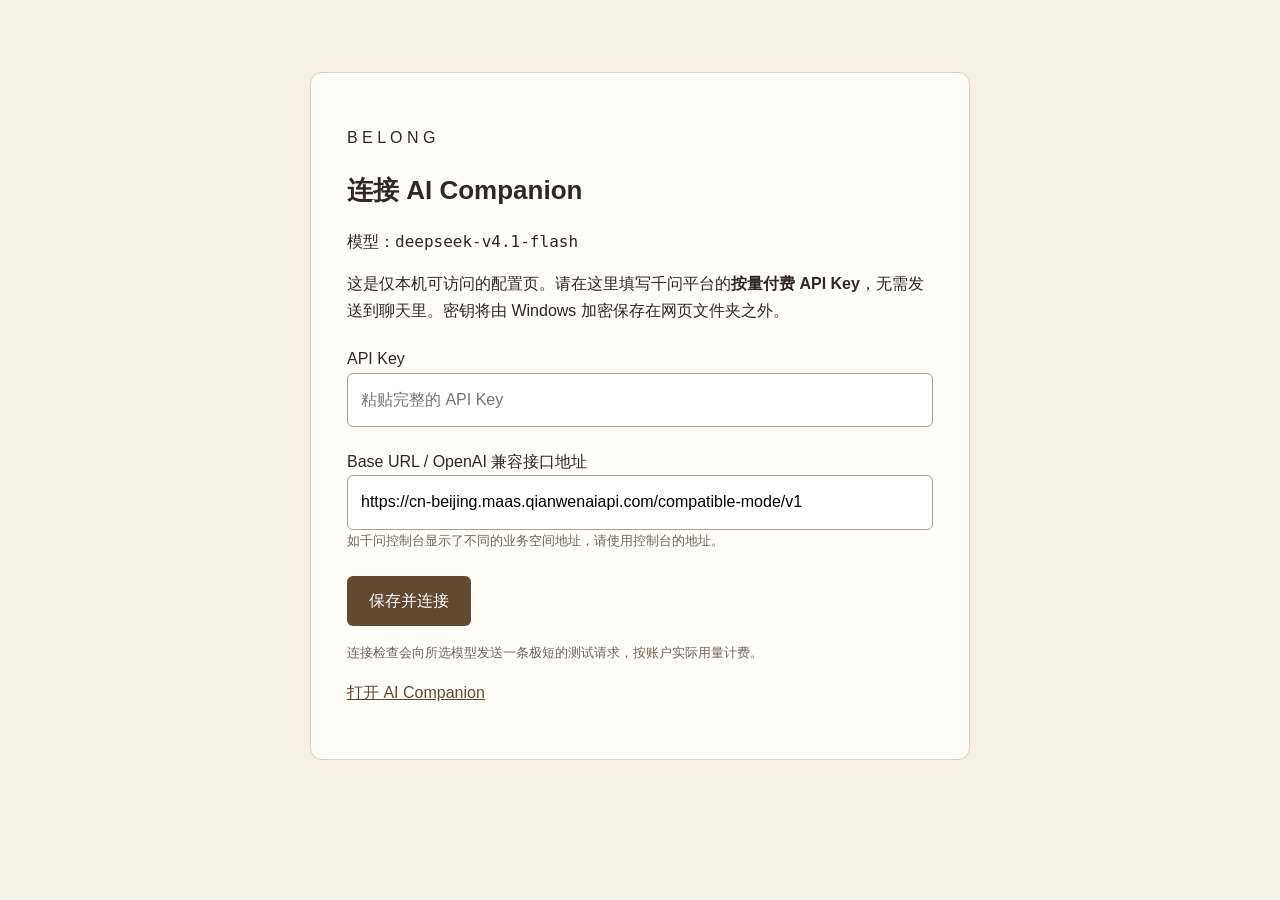
<file: chat-setup.html>
<!doctype html><html lang="zh-CN"><meta charset="utf-8"><meta name="viewport" content="width=device-width, initial-scale=1"><title>BELONG · 本机 API 配置</title><style>*{box-sizing:border-box}body{margin:0;background:#f5efe4;color:#302821;font:16px/1.65 Arial,sans-serif}main{max-width:660px;margin:8vh auto;padding:36px;background:#fffdf8;border:1px solid #ddd1bf;border-radius:12px}h1{font-size:26px}label{display:block;margin-top:22px}input{width:100%;padding:13px;border:1px solid #b4a18b;border-radius:6px;font:inherit}button,a{font:inherit}button{margin-top:24px;padding:12px 22px;background:#624932;color:white;border:0;border-radius:6px;cursor:pointer}button:disabled{opacity:.6}#status{white-space:pre-wrap}a{color:#624932}small{display:block;color:#72665a}code{overflow-wrap:anywhere}@media(max-width:700px){main{margin:20px;padding:24px}}</style><main><p>B E L O N G</p><h1>连接 AI Companion</h1><p>模型：<code>deepseek-v4.1-flash</code></p><p>这是仅本机可访问的配置页。请在这里填写千问平台的<strong>按量付费 API Key</strong>，无需发送到聊天里。密钥将由 Windows 加密保存在网页文件夹之外。</p><form id="setup"><label for="key">API Key</label><input id="key" type="password" autocomplete="off" required placeholder="粘贴完整的 API Key"><label for="base">Base URL / OpenAI 兼容接口地址</label><input id="base" type="url" required value="https://cn-beijing.maas.qianwenaiapi.com/compatible-mode/v1"><small>如千问控制台显示了不同的业务空间地址，请使用控制台的地址。</small><button id="connect" type="submit">保存并连接</button><p id="status" role="status" aria-live="polite"></p></form><small>连接检查会向所选模型发送一条极短的测试请求，按账户实际用量计费。</small><p><a href="/#14:45">打开 AI Companion</a></p></main><script>const form=document.querySelector('form'),button=document.querySelector('button'),status=document.querySelector('#status');form.addEventListener('submit',async e=>{e.preventDefault();button.disabled=true;status.textContent='正在验证模型连接并加密保存…';try{const response=await fetch(location.pathname+'/config',{method:'POST',headers:{'Content-Type':'application/json'},body:JSON.stringify({apiKey:document.querySelector('#key').value,baseUrl:document.querySelector('#base').value})});const result=await response.json();if(!response.ok)throw Error(result.error||'连接失败，请检查账户设置。');document.querySelector('#key').value='';status.textContent='连接成功！密钥已加密保存。现在可以打开 AI Companion 自由聊天。';}catch(error){status.textContent=error.message;}finally{button.disabled=false;}});</script></html>
</file>
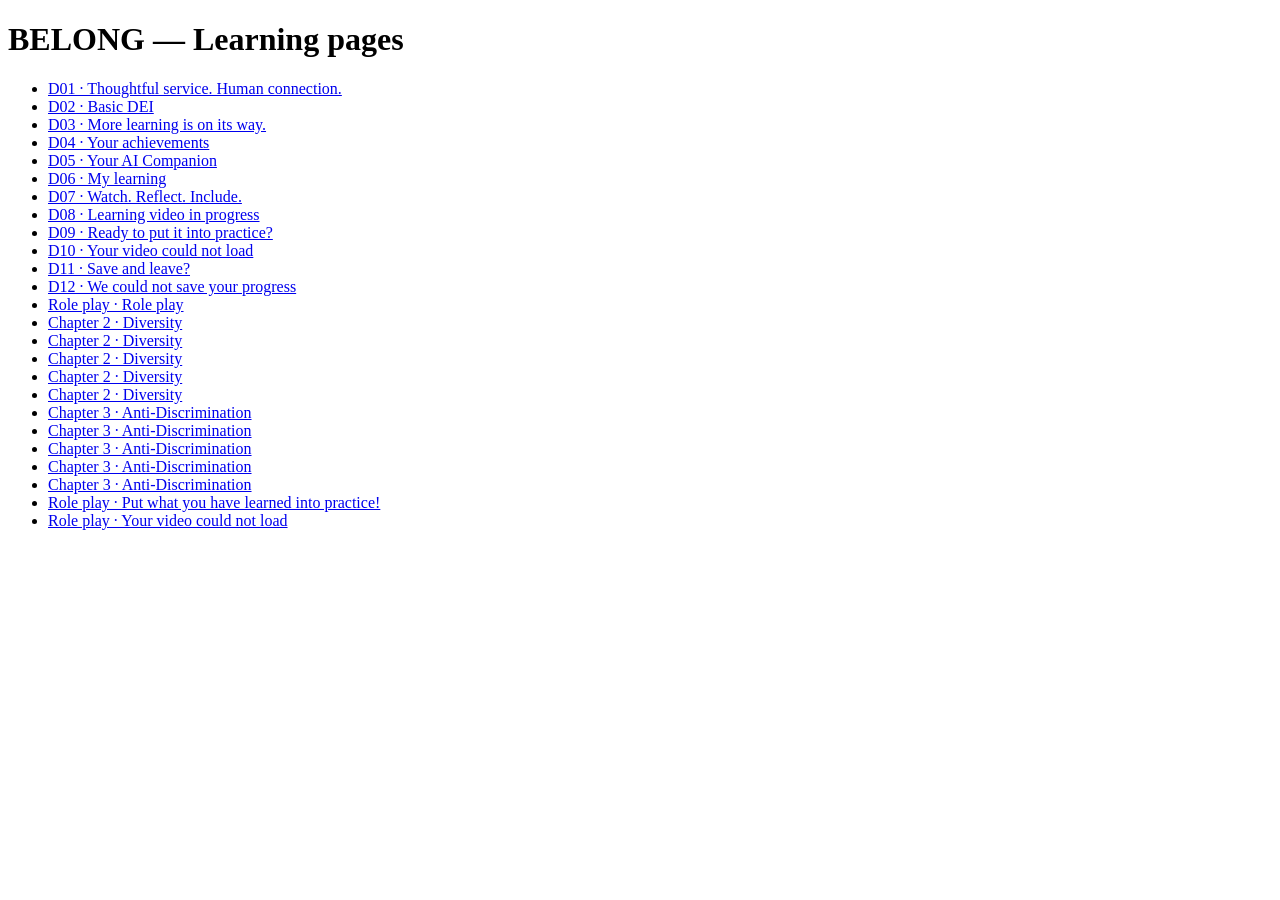
<file: screens.html>
<!doctype html><html lang="en"><meta charset="utf-8"><meta name="viewport" content="width=device-width, initial-scale=1"><title>BELONG — Learning pages</title><body><h1>BELONG — Learning pages</h1><ul><li><a href="index.html#13:2">D01 · Thoughtful service. Human connection.</a></li><li><a href="index.html#13:35">D02 · Basic DEI</a></li><li><a href="index.html#14:17">D03 · More learning is on its way.</a></li><li><a href="index.html#14:31">D04 · Your achievements</a></li><li><a href="index.html#14:45">D05 · Your AI Companion</a></li><li><a href="index.html#14:59">D06 · My learning</a></li><li><a href="index.html#14:73">D07 · Watch. Reflect. Include.</a></li><li><a href="index.html#14:90">D08 · Learning video in progress</a></li><li><a href="index.html#14:111">D09 · Ready to put it into practice?</a></li><li><a href="index.html#14:130">D10 · Your video could not load</a></li><li><a href="index.html#14:144">D11 · Save and leave?</a></li><li><a href="index.html#14:160">D12 · We could not save your progress</a></li><li><a href="index.html#16:509">Role play · Role play</a></li><li><a href="index.html#chapter-2">Chapter 2 · Diversity</a></li><li><a href="index.html#chapter-2-video">Chapter 2 · Diversity</a></li><li><a href="index.html#chapter-2-playing">Chapter 2 · Diversity</a></li><li><a href="index.html#chapter-2-complete">Chapter 2 · Diversity</a></li><li><a href="index.html#chapter-2-error">Chapter 2 · Diversity</a></li><li><a href="index.html#chapter-3">Chapter 3 · Anti-Discrimination</a></li><li><a href="index.html#chapter-3-video">Chapter 3 · Anti-Discrimination</a></li><li><a href="index.html#chapter-3-playing">Chapter 3 · Anti-Discrimination</a></li><li><a href="index.html#chapter-3-complete">Chapter 3 · Anti-Discrimination</a></li><li><a href="index.html#chapter-3-error">Chapter 3 · Anti-Discrimination</a></li><li><a href="index.html#role-video">Role play · Put what you have learned into practice!</a></li><li><a href="index.html#role-video-error">Role play · Your video could not load</a></li></ul></body></html>
</file>
<file: styles.css>
@font-face{font-family:Lora;src:url('assets/Lora.ttf') format('truetype');font-style:normal;font-weight:400;font-display:swap}
@font-face{font-family:Arimo;src:url('assets/Arimo.ttf') format('truetype');font-style:normal;font-weight:400;font-display:swap}
*{box-sizing:border-box}html{background:#fffdf8;scroll-behavior:auto}body{margin:0;color:#302821;font-family:Arimo,Arial,sans-serif;font-size:16px}p,h1,h2,blockquote{margin:0;font-weight:400}button,textarea{font:inherit}a{color:inherit;text-decoration:none}button{appearance:none;text-align:left;border:0;cursor:pointer}button:disabled{cursor:default}a:focus-visible,button:focus-visible,textarea:focus-visible{outline:3px solid #b4946b;outline-offset:4px}.screen{max-width:1440px;margin:0 auto;min-height:100vh}.screen[hidden]{display:none!important}.screen:first-child{background:#302820}.navigation{flex-shrink:0!important}.navigation>p,.navigation>a{flex-shrink:0!important}.navigation>p:first-child,.navigation>a:first-child{flex-shrink:1!important}.artwork{display:block;object-fit:cover;flex-shrink:1}.action{flex-shrink:0!important}.action>p{width:100%!important;min-height:20px!important}.answer-option>p{width:100%!important}h1:focus{outline:none}.response-field{display:block;resize:vertical;padding:0;border:0;background:transparent;color:#302821!important;max-width:100%;overflow:hidden}.response-field::placeholder{color:#72665a;opacity:1}.prototype-note{height:auto;max-width:100%;overflow-wrap:anywhere}.courses>article{flex:1 1 0;min-width:0}.editorial>div{flex-shrink:1}.screen:has(.content h1:first-of-type){isolation:isolate}
@media(min-width:1441px){body:has(.screen:first-child:not([hidden])){background:#302820}}
@media(max-width:1100px){.navigation{padding-left:40px!important;padding-right:40px!important;gap:24px!important}.navigation>p:first-child,.navigation>a:first-child{flex:1!important;min-width:140px!important}.navigation>p:not(:first-child),.navigation>a:not(:first-child){width:auto!important}.content{padding:48px 40px!important}.hero-title{font-size:50px!important;line-height:58px!important}.editorial{gap:32px!important}.editorial>div{width:50%!important}.editorial>.artwork{width:50%!important}.course-card{padding:20px!important}.course-card h2{font-size:22px!important}.action{max-width:100%!important}}
@media(max-width:760px){.navigation{height:auto!important;min-height:112px;flex-wrap:wrap!important;padding:20px 24px!important;gap:16px 24px!important}.navigation>p:first-child,.navigation>a:first-child{flex-basis:100%!important;width:100%!important}.content{padding:36px 24px!important}.content>h1{font-size:36px!important;line-height:44px!important}.editorial{width:100%!important;flex-direction:column!important;gap:28px!important}.editorial>div,.editorial>.artwork{width:100%!important}.editorial>.artwork{height:auto;aspect-ratio:1.875;min-height:0!important}.hero-title{font-size:46px!important;line-height:54px!important}.courses{width:100%!important;flex-direction:column!important}.courses>article{width:100%!important;flex:auto}.action{min-height:52px}.answer-option{width:100%!important}.response-input{width:100%!important}.node{max-width:100%!important}}

.n-13-2{background:rgba(255,253,248,1);display:flex;flex-direction:column;gap:0px;padding:0px 0px 0px 0px;align-items:flex-start;justify-content:flex-start;width:100%;max-width:100%;min-width:0;flex-shrink:1}
.n-13-3{background:rgba(48,40,32,1);display:flex;flex-direction:row;gap:32px;padding:24px 64px 24px 64px;align-items:center;justify-content:flex-start;width:1440px;max-width:100%;min-width:0;flex-shrink:1;min-height:88px;height:88px}
.n-I13-3-6-12{color:rgba(255,253,248,1);font-family:"Lora",serif;font-size:24px;font-weight:400;line-height:32px;text-align:left;white-space:pre-wrap;overflow-wrap:break-word;width:540px;max-width:100%;min-width:0;flex-shrink:1;min-height:32px}
.n-I13-3-6-13{color:rgba(255,253,248,1);font-family:"Arimo",sans-serif;font-size:14px;font-weight:400;line-height:20px;text-align:left;white-space:pre-wrap;overflow-wrap:break-word;width:100px;max-width:100%;min-width:0;flex-shrink:1;min-height:20px}
.n-I13-3-6-14{color:rgba(255,253,248,1);font-family:"Arimo",sans-serif;font-size:14px;font-weight:400;line-height:20px;text-align:left;white-space:pre-wrap;overflow-wrap:break-word;width:100px;max-width:100%;min-width:0;flex-shrink:1;min-height:20px}
.n-I13-3-6-15{color:rgba(255,253,248,1);font-family:"Arimo",sans-serif;font-size:14px;font-weight:400;line-height:20px;text-align:left;white-space:pre-wrap;overflow-wrap:break-word;width:112px;max-width:100%;min-width:0;flex-shrink:1;min-height:20px}
.n-I13-3-6-16{color:rgba(255,253,248,1);font-family:"Arimo",sans-serif;font-size:14px;font-weight:400;line-height:20px;text-align:left;white-space:pre-wrap;overflow-wrap:break-word;width:100px;max-width:100%;min-width:0;flex-shrink:1;min-height:20px}
.n-13-9{background:rgba(48,40,32,1);display:flex;flex-direction:column;gap:24px;padding:64px 64px 64px 64px;align-items:flex-start;justify-content:flex-start;width:100%;max-width:100%;min-width:0;flex-shrink:1}
.n-13-10{color:rgba(255,253,248,1);font-family:"Arimo",sans-serif;font-size:14px;font-weight:400;line-height:20px;text-align:left;white-space:pre-wrap;overflow-wrap:break-word;width:100%;max-width:100%;min-width:0;flex-shrink:1;min-height:24px}
.n-13-11{color:rgba(255,253,248,1);font-family:"Lora",serif;font-size:46px;font-weight:400;line-height:56px;text-align:left;white-space:pre-wrap;overflow-wrap:break-word;width:100%;max-width:100%;min-width:0;flex-shrink:1;min-height:56px}
.n-13-12{background:rgba(48,40,32,1);display:flex;flex-direction:row;gap:40px;padding:0px 0px 0px 0px;align-items:flex-start;justify-content:flex-start;width:1240px;max-width:100%;min-width:0;flex-shrink:1}
.n-13-13{background:rgba(48,40,32,1);display:flex;flex-direction:column;gap:24px;padding:0px 0px 0px 0px;align-items:flex-start;justify-content:flex-start;width:600px;max-width:100%;min-width:0;flex-shrink:1}
.n-13-14{color:rgba(255,253,248,1);font-family:"Lora",serif;font-size:62px;font-weight:400;line-height:70px;text-align:left;white-space:pre-wrap;overflow-wrap:break-word;width:600px;max-width:100%;min-width:0;flex-shrink:1;min-height:210px}
.n-13-15{color:rgba(255,253,248,1);font-family:"Arimo",sans-serif;font-size:16px;font-weight:400;line-height:25px;text-align:left;white-space:pre-wrap;overflow-wrap:break-word;width:560px;max-width:100%;min-width:0;flex-shrink:1;min-height:50px}
.n-13-18{width:600px;max-width:100%;min-width:0;flex-shrink:1;min-height:320px}
.n-13-19{background:rgba(48,40,32,1);display:flex;flex-direction:row;gap:24px;padding:0px 0px 0px 0px;align-items:flex-start;justify-content:flex-start;width:1308px;max-width:100%;min-width:0;flex-shrink:1}
.n-13-20{background:rgba(245,239,228,1);display:flex;flex-direction:column;gap:24px;padding:24px 24px 24px 24px;align-items:flex-start;justify-content:flex-start;width:420px;max-width:100%;min-width:0;flex-shrink:1}
.n-13-21{color:rgba(48,40,33,1);font-family:"Lora",serif;font-size:24px;font-weight:400;line-height:32px;text-align:left;white-space:pre-wrap;overflow-wrap:break-word;width:372px;max-width:100%;min-width:0;flex-shrink:1;min-height:32px}
.n-13-22{color:rgba(114,102,90,1);font-family:"Arimo",sans-serif;font-size:14px;font-weight:400;line-height:20px;text-align:left;white-space:pre-wrap;overflow-wrap:break-word;width:372px;max-width:100%;min-width:0;flex-shrink:1;min-height:24px}
.n-13-23{background:rgba(255,253,248,1);border-radius:2px;display:flex;flex-direction:row;gap:0px;padding:16px 16px 16px 16px;align-items:center;justify-content:center;width:240px;max-width:100%;min-width:0;flex-shrink:1;min-height:52px}
.n-I13-23-6-5{color:rgba(48,40,33,1);font-family:"Arimo",sans-serif;font-size:14px;font-weight:400;line-height:20px;text-align:center;white-space:pre-wrap;overflow-wrap:break-word;width:208px;max-width:100%;min-width:0;flex-shrink:1;min-height:20px}
.n-13-25{background:rgba(245,239,228,1);display:flex;flex-direction:column;gap:24px;padding:24px 24px 24px 24px;align-items:flex-start;justify-content:flex-start;width:420px;max-width:100%;min-width:0;flex-shrink:1}
.n-13-26{color:rgba(48,40,33,1);font-family:"Lora",serif;font-size:24px;font-weight:400;line-height:32px;text-align:left;white-space:pre-wrap;overflow-wrap:break-word;width:372px;max-width:100%;min-width:0;flex-shrink:1;min-height:32px}
.n-13-27{color:rgba(114,102,90,1);font-family:"Arimo",sans-serif;font-size:14px;font-weight:400;line-height:20px;text-align:left;white-space:pre-wrap;overflow-wrap:break-word;width:372px;max-width:100%;min-width:0;flex-shrink:1;min-height:24px}
.n-13-28{background:rgba(255,253,248,1);border-radius:2px;display:flex;flex-direction:row;gap:0px;padding:16px 16px 16px 16px;align-items:center;justify-content:center;width:240px;max-width:100%;min-width:0;flex-shrink:1;min-height:52px}
.n-I13-28-6-5{color:rgba(48,40,33,1);font-family:"Arimo",sans-serif;font-size:14px;font-weight:400;line-height:20px;text-align:center;white-space:pre-wrap;overflow-wrap:break-word;width:208px;max-width:100%;min-width:0;flex-shrink:1;min-height:20px}
.n-13-30{background:rgba(245,239,228,1);display:flex;flex-direction:column;gap:24px;padding:24px 24px 24px 24px;align-items:flex-start;justify-content:flex-start;width:420px;max-width:100%;min-width:0;flex-shrink:1}
.n-13-31{color:rgba(48,40,33,1);font-family:"Lora",serif;font-size:24px;font-weight:400;line-height:32px;text-align:left;white-space:pre-wrap;overflow-wrap:break-word;width:372px;max-width:100%;min-width:0;flex-shrink:1;min-height:32px}
.n-13-32{color:rgba(114,102,90,1);font-family:"Arimo",sans-serif;font-size:14px;font-weight:400;line-height:20px;text-align:left;white-space:pre-wrap;overflow-wrap:break-word;width:372px;max-width:100%;min-width:0;flex-shrink:1;min-height:24px}
.n-13-33{background:rgba(255,253,248,1);border-radius:2px;display:flex;flex-direction:row;gap:0px;padding:16px 16px 16px 16px;align-items:center;justify-content:center;width:240px;max-width:100%;min-width:0;flex-shrink:1;min-height:52px}
.n-I13-33-6-5{color:rgba(48,40,33,1);font-family:"Arimo",sans-serif;font-size:14px;font-weight:400;line-height:20px;text-align:center;white-space:pre-wrap;overflow-wrap:break-word;width:208px;max-width:100%;min-width:0;flex-shrink:1;min-height:20px}
.n-13-35{background:rgba(255,253,248,1);display:flex;flex-direction:column;gap:0px;padding:0px 0px 0px 0px;align-items:flex-start;justify-content:flex-start;width:100%;max-width:100%;min-width:0;flex-shrink:1}
.n-13-36{background:rgba(48,40,32,1);display:flex;flex-direction:row;gap:32px;padding:24px 64px 24px 64px;align-items:center;justify-content:flex-start;width:1440px;max-width:100%;min-width:0;flex-shrink:1;min-height:88px;height:88px}
.n-I13-36-6-12{color:rgba(255,253,248,1);font-family:"Lora",serif;font-size:24px;font-weight:400;line-height:32px;text-align:left;white-space:pre-wrap;overflow-wrap:break-word;width:540px;max-width:100%;min-width:0;flex-shrink:1;min-height:32px}
.n-I13-36-6-13{color:rgba(255,253,248,1);font-family:"Arimo",sans-serif;font-size:14px;font-weight:400;line-height:20px;text-align:left;white-space:pre-wrap;overflow-wrap:break-word;width:100px;max-width:100%;min-width:0;flex-shrink:1;min-height:20px}
.n-I13-36-6-14{color:rgba(255,253,248,1);font-family:"Arimo",sans-serif;font-size:14px;font-weight:400;line-height:20px;text-align:left;white-space:pre-wrap;overflow-wrap:break-word;width:100px;max-width:100%;min-width:0;flex-shrink:1;min-height:20px}
.n-I13-36-6-15{color:rgba(255,253,248,1);font-family:"Arimo",sans-serif;font-size:14px;font-weight:400;line-height:20px;text-align:left;white-space:pre-wrap;overflow-wrap:break-word;width:112px;max-width:100%;min-width:0;flex-shrink:1;min-height:20px}
.n-I13-36-6-16{color:rgba(255,253,248,1);font-family:"Arimo",sans-serif;font-size:14px;font-weight:400;line-height:20px;text-align:left;white-space:pre-wrap;overflow-wrap:break-word;width:100px;max-width:100%;min-width:0;flex-shrink:1;min-height:20px}
.n-13-42{background:rgba(255,253,248,1);display:flex;flex-direction:column;gap:24px;padding:64px 64px 64px 64px;align-items:flex-start;justify-content:flex-start;width:100%;max-width:100%;min-width:0;flex-shrink:1}
.n-13-43{color:rgba(114,102,90,1);font-family:"Arimo",sans-serif;font-size:14px;font-weight:400;line-height:20px;text-align:left;white-space:pre-wrap;overflow-wrap:break-word;width:100%;max-width:100%;min-width:0;flex-shrink:1;min-height:24px}
.n-13-44{color:rgba(48,40,33,1);font-family:"Lora",serif;font-size:46px;font-weight:400;line-height:56px;text-align:left;white-space:pre-wrap;overflow-wrap:break-word;width:100%;max-width:100%;min-width:0;flex-shrink:1;min-height:56px}
.n-13-45{background:rgba(255,253,248,1);display:flex;flex-direction:row;gap:40px;padding:0px 0px 0px 0px;align-items:flex-start;justify-content:flex-start;width:1280px;max-width:100%;min-width:0;flex-shrink:1}
.n-13-46{width:440px;max-width:100%;min-width:0;flex-shrink:1;min-height:380px}
.n-13-47{background:rgba(255,253,248,1);display:flex;flex-direction:column;gap:24px;padding:0px 0px 0px 0px;align-items:flex-start;justify-content:flex-start;width:800px;max-width:100%;min-width:0;flex-shrink:1}
.n-13-48{color:rgba(48,40,33,1);font-family:"Lora",serif;font-size:36px;font-weight:400;line-height:44px;text-align:left;white-space:pre-wrap;overflow-wrap:break-word;width:800px;max-width:100%;min-width:0;flex-shrink:1;min-height:44px}
.n-13-49{color:rgba(48,40,33,1);font-family:"Arimo",sans-serif;font-size:16px;font-weight:400;line-height:25px;text-align:left;white-space:pre-wrap;overflow-wrap:break-word;width:800px;max-width:100%;min-width:0;flex-shrink:1;min-height:25px}
.n-13-50{color:rgba(48,40,33,1);font-family:"Arimo",sans-serif;font-size:16px;font-weight:400;line-height:25px;text-align:left;white-space:pre-wrap;overflow-wrap:break-word;width:800px;max-width:100%;min-width:0;flex-shrink:1;min-height:100px}
.n-13-52{background:rgba(98,73,50,1);border-radius:2px;display:flex;flex-direction:row;gap:0px;padding:16px 16px 16px 16px;align-items:center;justify-content:center;width:240px;max-width:100%;min-width:0;flex-shrink:1;min-height:52px}
.n-I13-52-6-3{color:rgba(255,253,248,1);font-family:"Arimo",sans-serif;font-size:14px;font-weight:400;line-height:20px;text-align:center;white-space:pre-wrap;overflow-wrap:break-word;width:208px;max-width:100%;min-width:0;flex-shrink:1;min-height:20px}
.n-14-17{background:rgba(255,253,248,1);display:flex;flex-direction:column;gap:0px;padding:0px 0px 0px 0px;align-items:flex-start;justify-content:flex-start;width:100%;max-width:100%;min-width:0;flex-shrink:1}
.n-14-18{background:rgba(48,40,32,1);display:flex;flex-direction:row;gap:32px;padding:24px 64px 24px 64px;align-items:center;justify-content:flex-start;width:1440px;max-width:100%;min-width:0;flex-shrink:1;min-height:88px;height:88px}
.n-I14-18-6-12{color:rgba(255,253,248,1);font-family:"Lora",serif;font-size:24px;font-weight:400;line-height:32px;text-align:left;white-space:pre-wrap;overflow-wrap:break-word;width:540px;max-width:100%;min-width:0;flex-shrink:1;min-height:32px}
.n-I14-18-6-13{color:rgba(255,253,248,1);font-family:"Arimo",sans-serif;font-size:14px;font-weight:400;line-height:20px;text-align:left;white-space:pre-wrap;overflow-wrap:break-word;width:100px;max-width:100%;min-width:0;flex-shrink:1;min-height:20px}
.n-I14-18-6-14{color:rgba(255,253,248,1);font-family:"Arimo",sans-serif;font-size:14px;font-weight:400;line-height:20px;text-align:left;white-space:pre-wrap;overflow-wrap:break-word;width:100px;max-width:100%;min-width:0;flex-shrink:1;min-height:20px}
.n-I14-18-6-15{color:rgba(255,253,248,1);font-family:"Arimo",sans-serif;font-size:14px;font-weight:400;line-height:20px;text-align:left;white-space:pre-wrap;overflow-wrap:break-word;width:112px;max-width:100%;min-width:0;flex-shrink:1;min-height:20px}
.n-I14-18-6-16{color:rgba(255,253,248,1);font-family:"Arimo",sans-serif;font-size:14px;font-weight:400;line-height:20px;text-align:left;white-space:pre-wrap;overflow-wrap:break-word;width:100px;max-width:100%;min-width:0;flex-shrink:1;min-height:20px}
.n-14-24{background:rgba(255,253,248,1);display:flex;flex-direction:column;gap:24px;padding:64px 64px 64px 64px;align-items:flex-start;justify-content:flex-start;width:100%;max-width:100%;min-width:0;flex-shrink:1}
.n-14-25{color:rgba(114,102,90,1);font-family:"Arimo",sans-serif;font-size:14px;font-weight:400;line-height:20px;text-align:left;white-space:pre-wrap;overflow-wrap:break-word;width:100%;max-width:100%;min-width:0;flex-shrink:1;min-height:24px}
.n-14-26{color:rgba(48,40,33,1);font-family:"Lora",serif;font-size:46px;font-weight:400;line-height:56px;text-align:left;white-space:pre-wrap;overflow-wrap:break-word;width:100%;max-width:100%;min-width:0;flex-shrink:1;min-height:56px}
.n-14-27{color:rgba(48,40,33,1);font-family:"Arimo",sans-serif;font-size:28px;font-weight:400;line-height:36px;text-align:left;white-space:pre-wrap;overflow-wrap:break-word;width:100%;max-width:100%;min-width:0;flex-shrink:1;min-height:36px}
.n-14-28{background:rgba(98,73,50,1);border-radius:2px;display:flex;flex-direction:row;gap:0px;padding:16px 16px 16px 16px;align-items:center;justify-content:center;width:240px;max-width:100%;min-width:0;flex-shrink:1;min-height:52px}
.n-I14-28-6-3{color:rgba(255,253,248,1);font-family:"Arimo",sans-serif;font-size:14px;font-weight:400;line-height:20px;text-align:center;white-space:pre-wrap;overflow-wrap:break-word;width:208px;max-width:100%;min-width:0;flex-shrink:1;min-height:20px}
.n-14-31{background:rgba(255,253,248,1);display:flex;flex-direction:column;gap:0px;padding:0px 0px 0px 0px;align-items:flex-start;justify-content:flex-start;width:100%;max-width:100%;min-width:0;flex-shrink:1}
.n-14-32{background:rgba(48,40,32,1);display:flex;flex-direction:row;gap:32px;padding:24px 64px 24px 64px;align-items:center;justify-content:flex-start;width:1440px;max-width:100%;min-width:0;flex-shrink:1;min-height:88px;height:88px}
.n-I14-32-6-12{color:rgba(255,253,248,1);font-family:"Lora",serif;font-size:24px;font-weight:400;line-height:32px;text-align:left;white-space:pre-wrap;overflow-wrap:break-word;width:540px;max-width:100%;min-width:0;flex-shrink:1;min-height:32px}
.n-I14-32-6-13{color:rgba(255,253,248,1);font-family:"Arimo",sans-serif;font-size:14px;font-weight:400;line-height:20px;text-align:left;white-space:pre-wrap;overflow-wrap:break-word;width:100px;max-width:100%;min-width:0;flex-shrink:1;min-height:20px}
.n-I14-32-6-14{color:rgba(255,253,248,1);font-family:"Arimo",sans-serif;font-size:14px;font-weight:400;line-height:20px;text-align:left;white-space:pre-wrap;overflow-wrap:break-word;width:100px;max-width:100%;min-width:0;flex-shrink:1;min-height:20px}
.n-I14-32-6-15{color:rgba(255,253,248,1);font-family:"Arimo",sans-serif;font-size:14px;font-weight:400;line-height:20px;text-align:left;white-space:pre-wrap;overflow-wrap:break-word;width:112px;max-width:100%;min-width:0;flex-shrink:1;min-height:20px}
.n-I14-32-6-16{color:rgba(255,253,248,1);font-family:"Arimo",sans-serif;font-size:14px;font-weight:400;line-height:20px;text-align:left;white-space:pre-wrap;overflow-wrap:break-word;width:100px;max-width:100%;min-width:0;flex-shrink:1;min-height:20px}
.n-14-38{background:rgba(255,253,248,1);display:flex;flex-direction:column;gap:24px;padding:64px 64px 64px 64px;align-items:flex-start;justify-content:flex-start;width:100%;max-width:100%;min-width:0;flex-shrink:1}
.n-14-39{color:rgba(114,102,90,1);font-family:"Arimo",sans-serif;font-size:14px;font-weight:400;line-height:20px;text-align:left;white-space:pre-wrap;overflow-wrap:break-word;width:100%;max-width:100%;min-width:0;flex-shrink:1;min-height:24px}
.n-14-40{color:rgba(48,40,33,1);font-family:"Lora",serif;font-size:46px;font-weight:400;line-height:56px;text-align:left;white-space:pre-wrap;overflow-wrap:break-word;width:100%;max-width:100%;min-width:0;flex-shrink:1;min-height:56px}
.n-14-41{color:rgba(48,40,33,1);font-family:"Arimo",sans-serif;font-size:28px;font-weight:400;line-height:36px;text-align:left;white-space:pre-wrap;overflow-wrap:break-word;width:100%;max-width:100%;min-width:0;flex-shrink:1;min-height:72px}
.n-14-45{background:rgba(255,253,248,1);display:flex;flex-direction:column;gap:0px;padding:0px 0px 0px 0px;align-items:flex-start;justify-content:flex-start;width:100%;max-width:100%;min-width:0;flex-shrink:1}
.n-14-46{background:rgba(48,40,32,1);display:flex;flex-direction:row;gap:32px;padding:24px 64px 24px 64px;align-items:center;justify-content:flex-start;width:1440px;max-width:100%;min-width:0;flex-shrink:1;min-height:88px;height:88px}
.n-I14-46-6-12{color:rgba(255,253,248,1);font-family:"Lora",serif;font-size:24px;font-weight:400;line-height:32px;text-align:left;white-space:pre-wrap;overflow-wrap:break-word;width:540px;max-width:100%;min-width:0;flex-shrink:1;min-height:32px}
.n-I14-46-6-13{color:rgba(255,253,248,1);font-family:"Arimo",sans-serif;font-size:14px;font-weight:400;line-height:20px;text-align:left;white-space:pre-wrap;overflow-wrap:break-word;width:100px;max-width:100%;min-width:0;flex-shrink:1;min-height:20px}
.n-I14-46-6-14{color:rgba(255,253,248,1);font-family:"Arimo",sans-serif;font-size:14px;font-weight:400;line-height:20px;text-align:left;white-space:pre-wrap;overflow-wrap:break-word;width:100px;max-width:100%;min-width:0;flex-shrink:1;min-height:20px}
.n-I14-46-6-15{color:rgba(255,253,248,1);font-family:"Arimo",sans-serif;font-size:14px;font-weight:400;line-height:20px;text-align:left;white-space:pre-wrap;overflow-wrap:break-word;width:112px;max-width:100%;min-width:0;flex-shrink:1;min-height:20px}
.n-I14-46-6-16{color:rgba(255,253,248,1);font-family:"Arimo",sans-serif;font-size:14px;font-weight:400;line-height:20px;text-align:left;white-space:pre-wrap;overflow-wrap:break-word;width:100px;max-width:100%;min-width:0;flex-shrink:1;min-height:20px}
.n-14-52{background:rgba(255,253,248,1);display:flex;flex-direction:column;gap:24px;padding:64px 64px 64px 64px;align-items:flex-start;justify-content:flex-start;width:100%;max-width:100%;min-width:0;flex-shrink:1}
.n-14-53{color:rgba(114,102,90,1);font-family:"Arimo",sans-serif;font-size:14px;font-weight:400;line-height:20px;text-align:left;white-space:pre-wrap;overflow-wrap:break-word;width:100%;max-width:100%;min-width:0;flex-shrink:1;min-height:24px}
.n-14-54{color:rgba(48,40,33,1);font-family:"Lora",serif;font-size:46px;font-weight:400;line-height:56px;text-align:left;white-space:pre-wrap;overflow-wrap:break-word;width:100%;max-width:100%;min-width:0;flex-shrink:1;min-height:56px}
.n-14-55{color:rgba(48,40,33,1);font-family:"Arimo",sans-serif;font-size:28px;font-weight:400;line-height:36px;text-align:left;white-space:pre-wrap;overflow-wrap:break-word;width:100%;max-width:100%;min-width:0;flex-shrink:1;min-height:72px}
.n-14-56{background:rgba(98,73,50,1);border-radius:2px;display:flex;flex-direction:row;gap:0px;padding:16px 16px 16px 16px;align-items:center;justify-content:center;width:240px;max-width:100%;min-width:0;flex-shrink:1;min-height:52px}
.n-I14-56-6-3{color:rgba(255,253,248,1);font-family:"Arimo",sans-serif;font-size:14px;font-weight:400;line-height:20px;text-align:center;white-space:pre-wrap;overflow-wrap:break-word;width:208px;max-width:100%;min-width:0;flex-shrink:1;min-height:20px}
.n-14-59{background:rgba(255,253,248,1);display:flex;flex-direction:column;gap:0px;padding:0px 0px 0px 0px;align-items:flex-start;justify-content:flex-start;width:100%;max-width:100%;min-width:0;flex-shrink:1}
.n-14-60{background:rgba(48,40,32,1);display:flex;flex-direction:row;gap:32px;padding:24px 64px 24px 64px;align-items:center;justify-content:flex-start;width:1440px;max-width:100%;min-width:0;flex-shrink:1;min-height:88px;height:88px}
.n-I14-60-6-12{color:rgba(255,253,248,1);font-family:"Lora",serif;font-size:24px;font-weight:400;line-height:32px;text-align:left;white-space:pre-wrap;overflow-wrap:break-word;width:540px;max-width:100%;min-width:0;flex-shrink:1;min-height:32px}
.n-I14-60-6-13{color:rgba(255,253,248,1);font-family:"Arimo",sans-serif;font-size:14px;font-weight:400;line-height:20px;text-align:left;white-space:pre-wrap;overflow-wrap:break-word;width:100px;max-width:100%;min-width:0;flex-shrink:1;min-height:20px}
.n-I14-60-6-14{color:rgba(255,253,248,1);font-family:"Arimo",sans-serif;font-size:14px;font-weight:400;line-height:20px;text-align:left;white-space:pre-wrap;overflow-wrap:break-word;width:100px;max-width:100%;min-width:0;flex-shrink:1;min-height:20px}
.n-I14-60-6-15{color:rgba(255,253,248,1);font-family:"Arimo",sans-serif;font-size:14px;font-weight:400;line-height:20px;text-align:left;white-space:pre-wrap;overflow-wrap:break-word;width:112px;max-width:100%;min-width:0;flex-shrink:1;min-height:20px}
.n-I14-60-6-16{color:rgba(255,253,248,1);font-family:"Arimo",sans-serif;font-size:14px;font-weight:400;line-height:20px;text-align:left;white-space:pre-wrap;overflow-wrap:break-word;width:100px;max-width:100%;min-width:0;flex-shrink:1;min-height:20px}
.n-14-66{background:rgba(255,253,248,1);display:flex;flex-direction:column;gap:24px;padding:64px 64px 64px 64px;align-items:flex-start;justify-content:flex-start;width:100%;max-width:100%;min-width:0;flex-shrink:1}
.n-14-67{color:rgba(114,102,90,1);font-family:"Arimo",sans-serif;font-size:14px;font-weight:400;line-height:20px;text-align:left;white-space:pre-wrap;overflow-wrap:break-word;width:100%;max-width:100%;min-width:0;flex-shrink:1;min-height:24px}
.n-14-68{color:rgba(48,40,33,1);font-family:"Lora",serif;font-size:46px;font-weight:400;line-height:56px;text-align:left;white-space:pre-wrap;overflow-wrap:break-word;width:100%;max-width:100%;min-width:0;flex-shrink:1;min-height:56px}
.n-14-69{color:rgba(48,40,33,1);font-family:"Arimo",sans-serif;font-size:28px;font-weight:400;line-height:36px;text-align:left;white-space:pre-wrap;overflow-wrap:break-word;width:100%;max-width:100%;min-width:0;flex-shrink:1;min-height:108px}
.n-14-70{background:rgba(98,73,50,1);border-radius:2px;display:flex;flex-direction:row;gap:0px;padding:16px 16px 16px 16px;align-items:center;justify-content:center;width:240px;max-width:100%;min-width:0;flex-shrink:1;min-height:52px}
.n-I14-70-6-3{color:rgba(255,253,248,1);font-family:"Arimo",sans-serif;font-size:14px;font-weight:400;line-height:20px;text-align:center;white-space:pre-wrap;overflow-wrap:break-word;width:208px;max-width:100%;min-width:0;flex-shrink:1;min-height:20px}
.n-14-73{background:rgba(255,253,248,1);display:flex;flex-direction:column;gap:0px;padding:0px 0px 0px 0px;align-items:flex-start;justify-content:flex-start;width:100%;max-width:100%;min-width:0;flex-shrink:1}
.n-14-74{background:rgba(48,40,32,1);display:flex;flex-direction:row;gap:32px;padding:24px 64px 24px 64px;align-items:center;justify-content:flex-start;width:1440px;max-width:100%;min-width:0;flex-shrink:1;min-height:88px;height:88px}
.n-I14-74-6-12{color:rgba(255,253,248,1);font-family:"Lora",serif;font-size:24px;font-weight:400;line-height:32px;text-align:left;white-space:pre-wrap;overflow-wrap:break-word;width:540px;max-width:100%;min-width:0;flex-shrink:1;min-height:32px}
.n-I14-74-6-13{color:rgba(255,253,248,1);font-family:"Arimo",sans-serif;font-size:14px;font-weight:400;line-height:20px;text-align:left;white-space:pre-wrap;overflow-wrap:break-word;width:100px;max-width:100%;min-width:0;flex-shrink:1;min-height:20px}
.n-I14-74-6-14{color:rgba(255,253,248,1);font-family:"Arimo",sans-serif;font-size:14px;font-weight:400;line-height:20px;text-align:left;white-space:pre-wrap;overflow-wrap:break-word;width:100px;max-width:100%;min-width:0;flex-shrink:1;min-height:20px}
.n-I14-74-6-15{color:rgba(255,253,248,1);font-family:"Arimo",sans-serif;font-size:14px;font-weight:400;line-height:20px;text-align:left;white-space:pre-wrap;overflow-wrap:break-word;width:112px;max-width:100%;min-width:0;flex-shrink:1;min-height:20px}
.n-I14-74-6-16{color:rgba(255,253,248,1);font-family:"Arimo",sans-serif;font-size:14px;font-weight:400;line-height:20px;text-align:left;white-space:pre-wrap;overflow-wrap:break-word;width:100px;max-width:100%;min-width:0;flex-shrink:1;min-height:20px}
.n-14-80{background:rgba(255,253,248,1);display:flex;flex-direction:column;gap:24px;padding:64px 64px 64px 64px;align-items:flex-start;justify-content:flex-start;width:100%;max-width:100%;min-width:0;flex-shrink:1}
.n-14-81{color:rgba(114,102,90,1);font-family:"Arimo",sans-serif;font-size:14px;font-weight:400;line-height:20px;text-align:left;white-space:pre-wrap;overflow-wrap:break-word;width:100%;max-width:100%;min-width:0;flex-shrink:1;min-height:24px}
.n-14-82{color:rgba(48,40,33,1);font-family:"Lora",serif;font-size:46px;font-weight:400;line-height:56px;text-align:left;white-space:pre-wrap;overflow-wrap:break-word;width:100%;max-width:100%;min-width:0;flex-shrink:1;min-height:56px}
.n-14-83{color:rgba(48,40,33,1);font-family:"Arimo",sans-serif;font-size:28px;font-weight:400;line-height:36px;text-align:left;white-space:pre-wrap;overflow-wrap:break-word;width:100%;max-width:100%;min-width:0;flex-shrink:1;min-height:108px}
.n-14-84{background:rgba(48,40,32,1);display:flex;flex-direction:column;gap:24px;padding:48px 48px 48px 48px;align-items:flex-start;justify-content:flex-start;width:1000px;max-width:100%;min-width:0;flex-shrink:1}
.n-14-85{color:rgba(255,253,248,1);font-family:"Lora",serif;font-size:36px;font-weight:400;line-height:44px;text-align:left;white-space:pre-wrap;overflow-wrap:break-word;width:900px;max-width:100%;min-width:0;flex-shrink:1;min-height:88px}
.n-14-87{background:rgba(98,73,50,1);border-radius:2px;display:flex;flex-direction:row;gap:0px;padding:16px 16px 16px 16px;align-items:center;justify-content:center;width:240px;max-width:100%;min-width:0;flex-shrink:1;min-height:52px}
.n-I14-87-6-3{color:rgba(255,253,248,1);font-family:"Arimo",sans-serif;font-size:14px;font-weight:400;line-height:20px;text-align:center;white-space:pre-wrap;overflow-wrap:break-word;width:208px;max-width:100%;min-width:0;flex-shrink:1;min-height:20px}
.n-14-90{background:rgba(255,253,248,1);display:flex;flex-direction:column;gap:0px;padding:0px 0px 0px 0px;align-items:flex-start;justify-content:flex-start;width:100%;max-width:100%;min-width:0;flex-shrink:1}
.n-14-91{background:rgba(48,40,32,1);display:flex;flex-direction:row;gap:32px;padding:24px 64px 24px 64px;align-items:center;justify-content:flex-start;width:1440px;max-width:100%;min-width:0;flex-shrink:1;min-height:88px;height:88px}
.n-I14-91-6-12{color:rgba(255,253,248,1);font-family:"Lora",serif;font-size:24px;font-weight:400;line-height:32px;text-align:left;white-space:pre-wrap;overflow-wrap:break-word;width:540px;max-width:100%;min-width:0;flex-shrink:1;min-height:32px}
.n-I14-91-6-13{color:rgba(255,253,248,1);font-family:"Arimo",sans-serif;font-size:14px;font-weight:400;line-height:20px;text-align:left;white-space:pre-wrap;overflow-wrap:break-word;width:100px;max-width:100%;min-width:0;flex-shrink:1;min-height:20px}
.n-I14-91-6-14{color:rgba(255,253,248,1);font-family:"Arimo",sans-serif;font-size:14px;font-weight:400;line-height:20px;text-align:left;white-space:pre-wrap;overflow-wrap:break-word;width:100px;max-width:100%;min-width:0;flex-shrink:1;min-height:20px}
.n-I14-91-6-15{color:rgba(255,253,248,1);font-family:"Arimo",sans-serif;font-size:14px;font-weight:400;line-height:20px;text-align:left;white-space:pre-wrap;overflow-wrap:break-word;width:112px;max-width:100%;min-width:0;flex-shrink:1;min-height:20px}
.n-I14-91-6-16{color:rgba(255,253,248,1);font-family:"Arimo",sans-serif;font-size:14px;font-weight:400;line-height:20px;text-align:left;white-space:pre-wrap;overflow-wrap:break-word;width:100px;max-width:100%;min-width:0;flex-shrink:1;min-height:20px}
.n-14-97{background:rgba(255,253,248,1);display:flex;flex-direction:column;gap:24px;padding:64px 64px 64px 64px;align-items:flex-start;justify-content:flex-start;width:100%;max-width:100%;min-width:0;flex-shrink:1}
.n-14-98{color:rgba(114,102,90,1);font-family:"Arimo",sans-serif;font-size:14px;font-weight:400;line-height:20px;text-align:left;white-space:pre-wrap;overflow-wrap:break-word;width:100%;max-width:100%;min-width:0;flex-shrink:1;min-height:24px}
.n-14-99{color:rgba(48,40,33,1);font-family:"Lora",serif;font-size:46px;font-weight:400;line-height:56px;text-align:left;white-space:pre-wrap;overflow-wrap:break-word;width:100%;max-width:100%;min-width:0;flex-shrink:1;min-height:56px}
.n-14-100{color:rgba(48,40,33,1);font-family:"Arimo",sans-serif;font-size:28px;font-weight:400;line-height:36px;text-align:left;white-space:pre-wrap;overflow-wrap:break-word;width:100%;max-width:100%;min-width:0;flex-shrink:1;min-height:72px}
.n-14-101{background:rgba(48,40,32,1);display:flex;flex-direction:column;gap:24px;padding:48px 48px 48px 48px;align-items:flex-start;justify-content:flex-start;width:1000px;max-width:100%;min-width:0;flex-shrink:1}
.n-14-102{color:rgba(255,253,248,1);font-family:"Lora",serif;font-size:36px;font-weight:400;line-height:44px;text-align:left;white-space:pre-wrap;overflow-wrap:break-word;width:900px;max-width:100%;min-width:0;flex-shrink:1;min-height:88px}
.n-14-111{background:rgba(255,253,248,1);display:flex;flex-direction:column;gap:0px;padding:0px 0px 0px 0px;align-items:flex-start;justify-content:flex-start;width:100%;max-width:100%;min-width:0;flex-shrink:1}
.n-14-112{background:rgba(48,40,32,1);display:flex;flex-direction:row;gap:32px;padding:24px 64px 24px 64px;align-items:center;justify-content:flex-start;width:1440px;max-width:100%;min-width:0;flex-shrink:1;min-height:88px;height:88px}
.n-I14-112-6-12{color:rgba(255,253,248,1);font-family:"Lora",serif;font-size:24px;font-weight:400;line-height:32px;text-align:left;white-space:pre-wrap;overflow-wrap:break-word;width:540px;max-width:100%;min-width:0;flex-shrink:1;min-height:32px}
.n-I14-112-6-13{color:rgba(255,253,248,1);font-family:"Arimo",sans-serif;font-size:14px;font-weight:400;line-height:20px;text-align:left;white-space:pre-wrap;overflow-wrap:break-word;width:100px;max-width:100%;min-width:0;flex-shrink:1;min-height:20px}
.n-I14-112-6-14{color:rgba(255,253,248,1);font-family:"Arimo",sans-serif;font-size:14px;font-weight:400;line-height:20px;text-align:left;white-space:pre-wrap;overflow-wrap:break-word;width:100px;max-width:100%;min-width:0;flex-shrink:1;min-height:20px}
.n-I14-112-6-15{color:rgba(255,253,248,1);font-family:"Arimo",sans-serif;font-size:14px;font-weight:400;line-height:20px;text-align:left;white-space:pre-wrap;overflow-wrap:break-word;width:112px;max-width:100%;min-width:0;flex-shrink:1;min-height:20px}
.n-I14-112-6-16{color:rgba(255,253,248,1);font-family:"Arimo",sans-serif;font-size:14px;font-weight:400;line-height:20px;text-align:left;white-space:pre-wrap;overflow-wrap:break-word;width:100px;max-width:100%;min-width:0;flex-shrink:1;min-height:20px}
.n-14-118{background:rgba(255,253,248,1);display:flex;flex-direction:column;gap:24px;padding:64px 64px 64px 64px;align-items:flex-start;justify-content:flex-start;width:100%;max-width:100%;min-width:0;flex-shrink:1}
.n-14-119{color:rgba(114,102,90,1);font-family:"Arimo",sans-serif;font-size:14px;font-weight:400;line-height:20px;text-align:left;white-space:pre-wrap;overflow-wrap:break-word;width:100%;max-width:100%;min-width:0;flex-shrink:1;min-height:24px}
.n-14-120{color:rgba(48,40,33,1);font-family:"Lora",serif;font-size:46px;font-weight:400;line-height:56px;text-align:left;white-space:pre-wrap;overflow-wrap:break-word;width:100%;max-width:100%;min-width:0;flex-shrink:1;min-height:56px}
.n-14-121{color:rgba(48,40,33,1);font-family:"Arimo",sans-serif;font-size:28px;font-weight:400;line-height:36px;text-align:left;white-space:pre-wrap;overflow-wrap:break-word;width:100%;max-width:100%;min-width:0;flex-shrink:1;min-height:72px}
.n-14-122{background:rgba(48,40,32,1);display:flex;flex-direction:column;gap:24px;padding:48px 48px 48px 48px;align-items:flex-start;justify-content:flex-start;width:1000px;max-width:100%;min-width:0;flex-shrink:1}
.n-14-123{color:rgba(255,253,248,1);font-family:"Lora",serif;font-size:36px;font-weight:400;line-height:44px;text-align:left;white-space:pre-wrap;overflow-wrap:break-word;width:900px;max-width:100%;min-width:0;flex-shrink:1;min-height:88px}
.n-14-125{background:rgba(98,73,50,1);border-radius:2px;display:flex;flex-direction:row;gap:0px;padding:16px 16px 16px 16px;align-items:center;justify-content:center;width:240px;max-width:100%;min-width:0;flex-shrink:1;min-height:52px}
.n-I14-125-6-3{color:rgba(255,253,248,1);font-family:"Arimo",sans-serif;font-size:14px;font-weight:400;line-height:20px;text-align:center;white-space:pre-wrap;overflow-wrap:break-word;width:208px;max-width:100%;min-width:0;flex-shrink:1;min-height:20px}
.n-14-130{background:rgba(255,253,248,1);display:flex;flex-direction:column;gap:0px;padding:0px 0px 0px 0px;align-items:flex-start;justify-content:flex-start;width:100%;max-width:100%;min-width:0;flex-shrink:1}
.n-14-131{background:rgba(48,40,32,1);display:flex;flex-direction:row;gap:32px;padding:24px 64px 24px 64px;align-items:center;justify-content:flex-start;width:1440px;max-width:100%;min-width:0;flex-shrink:1;min-height:88px;height:88px}
.n-I14-131-6-12{color:rgba(255,253,248,1);font-family:"Lora",serif;font-size:24px;font-weight:400;line-height:32px;text-align:left;white-space:pre-wrap;overflow-wrap:break-word;width:540px;max-width:100%;min-width:0;flex-shrink:1;min-height:32px}
.n-I14-131-6-13{color:rgba(255,253,248,1);font-family:"Arimo",sans-serif;font-size:14px;font-weight:400;line-height:20px;text-align:left;white-space:pre-wrap;overflow-wrap:break-word;width:100px;max-width:100%;min-width:0;flex-shrink:1;min-height:20px}
.n-I14-131-6-14{color:rgba(255,253,248,1);font-family:"Arimo",sans-serif;font-size:14px;font-weight:400;line-height:20px;text-align:left;white-space:pre-wrap;overflow-wrap:break-word;width:100px;max-width:100%;min-width:0;flex-shrink:1;min-height:20px}
.n-I14-131-6-15{color:rgba(255,253,248,1);font-family:"Arimo",sans-serif;font-size:14px;font-weight:400;line-height:20px;text-align:left;white-space:pre-wrap;overflow-wrap:break-word;width:112px;max-width:100%;min-width:0;flex-shrink:1;min-height:20px}
.n-I14-131-6-16{color:rgba(255,253,248,1);font-family:"Arimo",sans-serif;font-size:14px;font-weight:400;line-height:20px;text-align:left;white-space:pre-wrap;overflow-wrap:break-word;width:100px;max-width:100%;min-width:0;flex-shrink:1;min-height:20px}
.n-14-137{background:rgba(255,253,248,1);display:flex;flex-direction:column;gap:24px;padding:64px 64px 64px 64px;align-items:flex-start;justify-content:flex-start;width:100%;max-width:100%;min-width:0;flex-shrink:1}
.n-14-138{color:rgba(114,102,90,1);font-family:"Arimo",sans-serif;font-size:14px;font-weight:400;line-height:20px;text-align:left;white-space:pre-wrap;overflow-wrap:break-word;width:100%;max-width:100%;min-width:0;flex-shrink:1;min-height:24px}
.n-14-139{color:rgba(48,40,33,1);font-family:"Lora",serif;font-size:46px;font-weight:400;line-height:56px;text-align:left;white-space:pre-wrap;overflow-wrap:break-word;width:100%;max-width:100%;min-width:0;flex-shrink:1;min-height:56px}
.n-14-140{color:rgba(48,40,33,1);font-family:"Arimo",sans-serif;font-size:28px;font-weight:400;line-height:36px;text-align:left;white-space:pre-wrap;overflow-wrap:break-word;width:100%;max-width:100%;min-width:0;flex-shrink:1;min-height:72px}
.n-14-141{background:rgba(98,73,50,1);border-radius:2px;display:flex;flex-direction:row;gap:0px;padding:16px 16px 16px 16px;align-items:center;justify-content:center;width:240px;max-width:100%;min-width:0;flex-shrink:1;min-height:52px}
.n-I14-141-6-3{color:rgba(255,253,248,1);font-family:"Arimo",sans-serif;font-size:14px;font-weight:400;line-height:20px;text-align:center;white-space:pre-wrap;overflow-wrap:break-word;width:208px;max-width:100%;min-width:0;flex-shrink:1;min-height:20px}
.n-14-144{background:rgba(255,253,248,1);display:flex;flex-direction:column;gap:0px;padding:0px 0px 0px 0px;align-items:flex-start;justify-content:flex-start;width:100%;max-width:100%;min-width:0;flex-shrink:1}
.n-14-145{background:rgba(48,40,32,1);display:flex;flex-direction:row;gap:32px;padding:24px 64px 24px 64px;align-items:center;justify-content:flex-start;width:1440px;max-width:100%;min-width:0;flex-shrink:1;min-height:88px;height:88px}
.n-I14-145-6-12{color:rgba(255,253,248,1);font-family:"Lora",serif;font-size:24px;font-weight:400;line-height:32px;text-align:left;white-space:pre-wrap;overflow-wrap:break-word;width:540px;max-width:100%;min-width:0;flex-shrink:1;min-height:32px}
.n-I14-145-6-13{color:rgba(255,253,248,1);font-family:"Arimo",sans-serif;font-size:14px;font-weight:400;line-height:20px;text-align:left;white-space:pre-wrap;overflow-wrap:break-word;width:100px;max-width:100%;min-width:0;flex-shrink:1;min-height:20px}
.n-I14-145-6-14{color:rgba(255,253,248,1);font-family:"Arimo",sans-serif;font-size:14px;font-weight:400;line-height:20px;text-align:left;white-space:pre-wrap;overflow-wrap:break-word;width:100px;max-width:100%;min-width:0;flex-shrink:1;min-height:20px}
.n-I14-145-6-15{color:rgba(255,253,248,1);font-family:"Arimo",sans-serif;font-size:14px;font-weight:400;line-height:20px;text-align:left;white-space:pre-wrap;overflow-wrap:break-word;width:112px;max-width:100%;min-width:0;flex-shrink:1;min-height:20px}
.n-I14-145-6-16{color:rgba(255,253,248,1);font-family:"Arimo",sans-serif;font-size:14px;font-weight:400;line-height:20px;text-align:left;white-space:pre-wrap;overflow-wrap:break-word;width:100px;max-width:100%;min-width:0;flex-shrink:1;min-height:20px}
.n-14-151{background:rgba(255,253,248,1);display:flex;flex-direction:column;gap:24px;padding:64px 64px 64px 64px;align-items:flex-start;justify-content:flex-start;width:100%;max-width:100%;min-width:0;flex-shrink:1}
.n-14-152{color:rgba(114,102,90,1);font-family:"Arimo",sans-serif;font-size:14px;font-weight:400;line-height:20px;text-align:left;white-space:pre-wrap;overflow-wrap:break-word;width:100%;max-width:100%;min-width:0;flex-shrink:1;min-height:24px}
.n-14-153{color:rgba(48,40,33,1);font-family:"Lora",serif;font-size:46px;font-weight:400;line-height:56px;text-align:left;white-space:pre-wrap;overflow-wrap:break-word;width:100%;max-width:100%;min-width:0;flex-shrink:1;min-height:56px}
.n-14-154{color:rgba(48,40,33,1);font-family:"Arimo",sans-serif;font-size:28px;font-weight:400;line-height:36px;text-align:left;white-space:pre-wrap;overflow-wrap:break-word;width:100%;max-width:100%;min-width:0;flex-shrink:1;min-height:36px}
.n-14-155{background:rgba(98,73,50,1);border-radius:2px;display:flex;flex-direction:row;gap:0px;padding:16px 16px 16px 16px;align-items:center;justify-content:center;width:240px;max-width:100%;min-width:0;flex-shrink:1;min-height:52px}
.n-I14-155-6-3{color:rgba(255,253,248,1);font-family:"Arimo",sans-serif;font-size:14px;font-weight:400;line-height:20px;text-align:center;white-space:pre-wrap;overflow-wrap:break-word;width:208px;max-width:100%;min-width:0;flex-shrink:1;min-height:20px}
.n-14-157{background:rgba(255,253,248,1);border-radius:2px;display:flex;flex-direction:row;gap:0px;padding:16px 16px 16px 16px;align-items:center;justify-content:center;width:240px;max-width:100%;min-width:0;flex-shrink:1;min-height:52px}
.n-I14-157-6-5{color:rgba(48,40,33,1);font-family:"Arimo",sans-serif;font-size:14px;font-weight:400;line-height:20px;text-align:center;white-space:pre-wrap;overflow-wrap:break-word;width:208px;max-width:100%;min-width:0;flex-shrink:1;min-height:20px}
.n-14-160{background:rgba(255,253,248,1);display:flex;flex-direction:column;gap:0px;padding:0px 0px 0px 0px;align-items:flex-start;justify-content:flex-start;width:100%;max-width:100%;min-width:0;flex-shrink:1}
.n-14-161{background:rgba(48,40,32,1);display:flex;flex-direction:row;gap:32px;padding:24px 64px 24px 64px;align-items:center;justify-content:flex-start;width:1440px;max-width:100%;min-width:0;flex-shrink:1;min-height:88px;height:88px}
.n-I14-161-6-12{color:rgba(255,253,248,1);font-family:"Lora",serif;font-size:24px;font-weight:400;line-height:32px;text-align:left;white-space:pre-wrap;overflow-wrap:break-word;width:540px;max-width:100%;min-width:0;flex-shrink:1;min-height:32px}
.n-I14-161-6-13{color:rgba(255,253,248,1);font-family:"Arimo",sans-serif;font-size:14px;font-weight:400;line-height:20px;text-align:left;white-space:pre-wrap;overflow-wrap:break-word;width:100px;max-width:100%;min-width:0;flex-shrink:1;min-height:20px}
.n-I14-161-6-14{color:rgba(255,253,248,1);font-family:"Arimo",sans-serif;font-size:14px;font-weight:400;line-height:20px;text-align:left;white-space:pre-wrap;overflow-wrap:break-word;width:100px;max-width:100%;min-width:0;flex-shrink:1;min-height:20px}
.n-I14-161-6-15{color:rgba(255,253,248,1);font-family:"Arimo",sans-serif;font-size:14px;font-weight:400;line-height:20px;text-align:left;white-space:pre-wrap;overflow-wrap:break-word;width:112px;max-width:100%;min-width:0;flex-shrink:1;min-height:20px}
.n-I14-161-6-16{color:rgba(255,253,248,1);font-family:"Arimo",sans-serif;font-size:14px;font-weight:400;line-height:20px;text-align:left;white-space:pre-wrap;overflow-wrap:break-word;width:100px;max-width:100%;min-width:0;flex-shrink:1;min-height:20px}
.n-14-167{background:rgba(255,253,248,1);display:flex;flex-direction:column;gap:24px;padding:64px 64px 64px 64px;align-items:flex-start;justify-content:flex-start;width:100%;max-width:100%;min-width:0;flex-shrink:1}
.n-14-168{color:rgba(114,102,90,1);font-family:"Arimo",sans-serif;font-size:14px;font-weight:400;line-height:20px;text-align:left;white-space:pre-wrap;overflow-wrap:break-word;width:100%;max-width:100%;min-width:0;flex-shrink:1;min-height:24px}
.n-14-169{color:rgba(48,40,33,1);font-family:"Lora",serif;font-size:46px;font-weight:400;line-height:56px;text-align:left;white-space:pre-wrap;overflow-wrap:break-word;width:100%;max-width:100%;min-width:0;flex-shrink:1;min-height:56px}
.n-14-170{color:rgba(48,40,33,1);font-family:"Arimo",sans-serif;font-size:28px;font-weight:400;line-height:36px;text-align:left;white-space:pre-wrap;overflow-wrap:break-word;width:100%;max-width:100%;min-width:0;flex-shrink:1;min-height:36px}
.n-14-171{background:rgba(98,73,50,1);border-radius:2px;display:flex;flex-direction:row;gap:0px;padding:16px 16px 16px 16px;align-items:center;justify-content:center;width:240px;max-width:100%;min-width:0;flex-shrink:1;min-height:52px}
.n-I14-171-6-3{color:rgba(255,253,248,1);font-family:"Arimo",sans-serif;font-size:14px;font-weight:400;line-height:20px;text-align:center;white-space:pre-wrap;overflow-wrap:break-word;width:208px;max-width:100%;min-width:0;flex-shrink:1;min-height:20px}
.n-16-509{background:rgba(255,253,248,1);display:flex;flex-direction:column;gap:0px;padding:0px 0px 0px 0px;align-items:flex-start;justify-content:flex-start;width:100%;max-width:100%;min-width:0;flex-shrink:1}
.n-16-510{background:rgba(48,40,32,1);display:flex;flex-direction:row;gap:32px;padding:24px 64px 24px 64px;align-items:center;justify-content:flex-start;width:1440px;max-width:100%;min-width:0;flex-shrink:1;min-height:88px;height:88px}
.n-I16-510-6-12{color:rgba(255,253,248,1);font-family:"Lora",serif;font-size:24px;font-weight:400;line-height:32px;text-align:left;white-space:pre-wrap;overflow-wrap:break-word;width:540px;max-width:100%;min-width:0;flex-shrink:1;min-height:32px}
.n-I16-510-6-13{color:rgba(255,253,248,1);font-family:"Arimo",sans-serif;font-size:14px;font-weight:400;line-height:20px;text-align:left;white-space:pre-wrap;overflow-wrap:break-word;width:100px;max-width:100%;min-width:0;flex-shrink:1;min-height:20px}
.n-I16-510-6-14{color:rgba(255,253,248,1);font-family:"Arimo",sans-serif;font-size:14px;font-weight:400;line-height:20px;text-align:left;white-space:pre-wrap;overflow-wrap:break-word;width:100px;max-width:100%;min-width:0;flex-shrink:1;min-height:20px}
.n-I16-510-6-15{color:rgba(255,253,248,1);font-family:"Arimo",sans-serif;font-size:14px;font-weight:400;line-height:20px;text-align:left;white-space:pre-wrap;overflow-wrap:break-word;width:112px;max-width:100%;min-width:0;flex-shrink:1;min-height:20px}
.n-I16-510-6-16{color:rgba(255,253,248,1);font-family:"Arimo",sans-serif;font-size:14px;font-weight:400;line-height:20px;text-align:left;white-space:pre-wrap;overflow-wrap:break-word;width:100px;max-width:100%;min-width:0;flex-shrink:1;min-height:20px}
.n-16-516{background:rgba(255,253,248,1);display:flex;flex-direction:column;gap:24px;padding:64px 64px 64px 64px;align-items:flex-start;justify-content:flex-start;width:100%;max-width:100%;min-width:0;flex-shrink:1}
.n-16-517{color:rgba(114,102,90,1);font-family:"Arimo",sans-serif;font-size:14px;font-weight:400;line-height:20px;text-align:left;white-space:pre-wrap;overflow-wrap:break-word;width:100%;max-width:100%;min-width:0;flex-shrink:1;min-height:24px}
.n-16-518{color:rgba(48,40,33,1);font-family:"Lora",serif;font-size:46px;font-weight:400;line-height:56px;text-align:left;white-space:pre-wrap;overflow-wrap:break-word;width:100%;max-width:100%;min-width:0;flex-shrink:1;min-height:56px}
.n-16-519{color:rgba(48,40,33,1);font-family:"Arimo",sans-serif;font-size:28px;font-weight:400;line-height:36px;text-align:left;white-space:pre-wrap;overflow-wrap:break-word;width:100%;max-width:100%;min-width:0;flex-shrink:1;min-height:108px}
.n-16-521{background:rgba(98,73,50,1);border-radius:2px;display:flex;flex-direction:row;gap:0px;padding:16px 16px 16px 16px;align-items:center;justify-content:center;width:240px;max-width:100%;min-width:0;flex-shrink:1;min-height:52px}
.n-I16-521-6-3{color:rgba(255,253,248,1);font-family:"Arimo",sans-serif;font-size:14px;font-weight:400;line-height:20px;text-align:center;white-space:pre-wrap;overflow-wrap:break-word;width:208px;max-width:100%;min-width:0;flex-shrink:1;min-height:20px}
</file>
<file: learning.css>
.video-panel{height:auto!important;min-height:232px!important;max-width:100%;overflow:visible!important}
.learning-video{display:block;width:100%;max-width:100%;height:auto;aspect-ratio:16/9;object-fit:contain;background:#302820;color:#fffdf8;border-radius:2px}
.video-panel>.learning-video{flex:none;align-self:stretch}
.action:disabled{background:#e2d8c9!important;color:#72665a!important;cursor:not-allowed}
.action:disabled p{color:#72665a!important}
.response-field{min-height:25px;line-height:25px;overflow:auto}
.response-field[readonly]{opacity:.8}
.content>.node,.content .node{height:auto}
.content .video-panel .node{width:100%!important}

/* Extend only the navigation background; keep its existing content alignment. */
.navigation{position:relative;width:100%!important;box-shadow:0 0 0 100vmax #302820;clip-path:inset(0 -100vmax)}

/* The smaller course artwork gives the introduction room to wrap into two lines. */
@media(min-width:761px){
 .n-13-12{width:100%;gap:40px}
 .n-13-13{width:auto;flex:1 1 0}
 .n-13-14{width:100%;min-height:140px}
 .n-13-18{width:36%;height:240px!important;min-height:0!important;flex:0 1 36%;align-self:center}
}
@media(min-width:761px) and (max-height:950px){
 .n-13-9{padding:28px 48px!important;gap:16px!important}
 .n-13-13{gap:16px}
 .n-13-18{height:220px!important}
}
@media(min-width:761px) and (max-height:800px){
 .n-13-9{padding:20px 40px!important;gap:12px!important}
 .n-13-13{gap:12px}
 .n-13-18{height:190px!important}
 .courses>.course-card{padding:16px!important;gap:12px!important}
}

/* Fluid shared layout, recalculated by CSS whenever the viewport changes. */
.screen{width:100%!important;max-width:100%!important}
.screen>.content{width:100%!important;max-width:1440px!important;align-self:center;padding-left:clamp(24px,4.45vw,64px)!important;padding-right:clamp(24px,4.45vw,64px)!important}
.navigation{display:grid!important;grid-template-columns:minmax(180px,2fr) repeat(4,minmax(0,1fr));gap:clamp(12px,2.2vw,32px)!important;height:auto!important;padding-left:max(clamp(24px,4.45vw,64px),calc((100vw - 1312px)/2))!important;padding-right:max(clamp(24px,4.45vw,64px),calc((100vw - 1312px)/2))!important}
.navigation>a,.navigation>p{width:100%!important;min-width:0!important;text-align:center;justify-self:stretch;white-space:normal}
.navigation>a:first-child,.navigation>p:first-child{width:100%!important;min-width:0!important;text-align:left}
.courses{display:grid!important;grid-template-columns:repeat(3,minmax(0,1fr));width:100%!important;align-items:stretch!important;gap:clamp(16px,1.67vw,24px)!important}
.courses>.course-card{width:100%!important;height:100%!important}
.course-card>.action{margin-top:auto}
.editorial{display:grid!important;grid-template-columns:minmax(0,1fr) minmax(0,1fr);width:100%!important;gap:clamp(24px,2.8vw,40px)!important;align-items:center!important}
.editorial>div,.editorial>.artwork{width:100%!important;min-width:0!important}
.n-13-12.editorial{grid-template-columns:minmax(0,1.65fr) minmax(0,1fr)}
@media(max-width:900px){
 .navigation{grid-template-columns:repeat(4,minmax(0,1fr));row-gap:18px!important}
 .navigation>a:first-child,.navigation>p:first-child{grid-column:1/-1;text-align:center}
}
@media(max-width:760px){
 .editorial,.n-13-12.editorial{grid-template-columns:minmax(0,1fr)}
 .courses{grid-template-columns:minmax(0,1fr)}
 .navigation{padding:20px 24px!important;column-gap:12px!important}
}
@media(max-width:480px){
 .navigation{grid-template-columns:repeat(2,minmax(0,1fr))}
 .navigation>a:not(:first-child),.navigation>p:not(:first-child){padding:8px 0}
}

/* Match the portrait height to the existing text column without moving that column. */
.screen[data-view="intro"] .n-13-45{align-items:start!important}
.screen[data-view="intro"] .n-13-47{align-self:start}
.screen[data-view="intro"] .n-13-46{height:var(--intro-height,300px)!important;min-height:0!important;width:auto!important;max-width:100%!important;object-fit:contain;align-self:start;justify-self:center}
@media(max-width:760px){.screen[data-view="intro"] .n-13-46{height:auto!important;width:100%!important;max-height:360px;aspect-ratio:440/380;object-fit:contain}}

/* Both home headings share a type scale and stay inside the left grid column. */
.n-13-13>h1,.n-13-13>.hero-title{font-family:Lora,serif;font-size:clamp(28px,3.2vw,44px)!important;line-height:1.2!important;width:100%!important;min-height:0!important;overflow-wrap:break-word}
.n-13-13{min-width:0;gap:clamp(14px,1.5vw,22px)!important}
.home-role-gateway{position:relative;display:block;width:100%;min-width:0;height:clamp(190px,20vw,280px);padding:0;background:transparent;border:0;overflow:hidden;align-self:center;cursor:pointer}
.home-role-gateway:disabled{cursor:default;opacity:1}
.home-role-gateway .n-13-18{display:block;width:100%!important;height:100%!important;min-height:0!important;object-fit:cover}
.home-role-gateway.is-unlocked img{filter:brightness(.35)}
.role-gateway-label{position:absolute;inset:0;display:flex;align-items:center;justify-content:center;padding:24px;color:#fffdf8;font:600 clamp(22px,2vw,30px)/1.35 Arimo,Arial,sans-serif;text-align:center}
.role-gateway-label[hidden]{display:none}
.learning-completed .completion-message{font:400 clamp(18px,1.8vw,24px)/1.5 Lora,serif;font-size:clamp(18px,1.8vw,24px)!important;line-height:1.5!important;color:#fffdf8;width:100%;min-height:0}
.reflection-form{display:flex;flex-direction:column;gap:16px;width:100%;max-width:1000px}
.reflection-form[hidden]{display:none}
.reflection-form label{font:400 20px/1.4 Arimo,Arial,sans-serif}
.reflection-form textarea{display:block;width:100%;max-width:100%;min-height:180px;padding:18px;border:1px solid #8a7966;border-radius:2px;resize:vertical;background:#fffdf8;color:#302821;line-height:1.6}
.reflection-actions{display:flex;align-items:center;gap:24px;flex-wrap:wrap}
.reflection-actions [role="status"]{font:400 18px/1.5 Arimo,Arial,sans-serif;color:#355843}
.navigation [aria-disabled="true"]{opacity:.6}
@media(max-width:760px){.home-role-gateway{height:auto;aspect-ratio:1.875}.reflection-form textarea{min-height:200px}.video-panel{padding:24px!important}}
</file>
<file: chat-companion.css>
.screen .chat-page{padding-top:28px!important;padding-bottom:28px!important;gap:20px;min-height:calc(100dvh - 88px)}
.companion-topbar{width:100%;display:flex;justify-content:space-between;align-items:center;gap:16px}
.companion-eyebrow{font:12px/20px Arimo,Arial,sans-serif;letter-spacing:.16em;color:#8a7966;margin-bottom:4px}
.companion-topbar h1{font:400 28px/36px Lora,serif;color:#302821}
.companion-model{font:12px/18px Arimo,Arial,sans-serif;padding:7px 12px;background:#f5efe4;border:1px solid #e7ddce;border-radius:20px;color:#72665a;white-space:nowrap}
.companion-app{display:grid;grid-template-columns:220px minmax(0,1fr);width:100%;height:calc(100dvh - 220px);min-height:480px;border:1px solid #e7ddce;border-radius:14px;overflow:hidden;background:#fffdf8}
.chat-sidebar{min-width:0;padding:20px 12px;background:#f5efe4;border-right:1px solid #e7ddce;display:flex;flex-direction:column;gap:18px;overflow:hidden}
.chat-new{display:flex;align-items:center;justify-content:center;gap:10px;min-height:44px;border:1px solid #cdbda7;border-radius:8px;background:#fffdf8;color:#302821;font-size:14px;flex-shrink:0}
.chat-new:hover{background:#e9dfd0}.chat-new:disabled{opacity:.55;cursor:default}.chat-new span{font-size:22px}
.chat-history-title{padding:0 10px;color:#8a7966;font-size:12px}
.chat-history{display:flex;flex-direction:column;gap:5px;min-height:0;overflow:auto;padding:0 1px 6px}
.chat-history button{background:transparent;width:100%;padding:11px 10px;border-radius:7px;color:#72665a;font-size:13px;line-height:20px;overflow:hidden;text-overflow:ellipsis;white-space:nowrap;flex-shrink:0}
.chat-history button:hover,.chat-history button[aria-current="true"]{background:#e6dccc;color:#302821}
.chat-workspace{min-width:0;min-height:0;display:flex;flex-direction:column;position:relative}
.chat-messages{flex:1;min-height:0;overflow:auto;padding:26px clamp(18px,3vw,44px);scrollbar-gutter:stable;overscroll-behavior:contain}
.chat-empty{height:100%;min-height:170px;display:flex;flex-direction:column;align-items:center;justify-content:center;text-align:center;gap:18px}
.chat-empty-badge{width:46px;height:46px;display:grid;place-items:center;background:#eee4d5;border-radius:50%;font:24px Lora,serif;color:#624932}
.chat-empty h2{font:400 clamp(24px,2.3vw,34px)/1.3 Lora,serif;color:#302821;max-width:100%}
.chat-message{max-width:800px;margin:0 auto 28px;overflow-wrap:anywhere;min-width:0}
.chat-message-role{font-size:12px;line-height:20px;color:#8a7966;margin-bottom:7px;letter-spacing:.02em}
.chat-message.user{display:flex;flex-direction:column;align-items:flex-end}.chat-message.user .chat-message-body{background:#efe6d9;padding:12px 18px;border-radius:18px 18px 4px 18px;max-width:88%;white-space:pre-wrap}
.chat-message-body{font:16px/1.75 Arimo,Arial,sans-serif;color:#302821;max-width:100%;min-width:0}
.chat-message-body p{margin:0 0 12px;white-space:pre-wrap}.chat-message-body p:last-child{margin-bottom:0}.chat-message-body strong{font-weight:700}
.chat-message-body pre{max-width:100%;overflow:auto;padding:18px;background:#f0eadf;border:1px solid #e5dac9;border-radius:8px;font:13px/1.6 Consolas,monospace;white-space:pre}
.chat-message-body code{font:13px/1.6 Consolas,monospace;background:#f0eadf;border-radius:3px;padding:2px 4px}.chat-message-body pre code{padding:0;background:none}
.chat-message-tools{display:flex;align-items:center;gap:12px;margin-top:8px}.chat-message-tools button{background:none;color:#8a7966;font-size:12px;padding:4px 0}.chat-message-tools button:hover{color:#302821}
.chat-error{color:#8a382f;font-size:13px;line-height:1.6;margin-top:8px;white-space:pre-wrap}
.chat-typing{display:flex;gap:5px;padding:10px 0}.chat-typing span{width:6px;height:6px;background:#9d8b74;border-radius:50%;animation:chat-pulse 1.2s infinite}.chat-typing span:nth-child(2){animation-delay:.15s}.chat-typing span:nth-child(3){animation-delay:.3s}@keyframes chat-pulse{50%{opacity:.3;transform:translateY(-3px)}}
.chat-bottom{flex-shrink:0;width:100%;max-width:880px;margin:0 auto;padding:0 clamp(16px,2vw,28px) 14px}
.chat-status{font-size:12px;line-height:18px;min-height:18px;color:#8a7966;margin-bottom:6px}
.chat-composer{display:flex;align-items:flex-end;gap:12px;padding:13px 14px 13px 18px;border:1px solid #d7c8b3;border-radius:18px;background:#fffdf8;box-shadow:0 2px 10px #30282006}
.chat-composer:focus-within{border-color:#8a7966;box-shadow:0 0 0 2px #b4946b22}
.chat-composer textarea{flex:1;display:block;min-width:0;max-width:100%;height:28px;min-height:28px;max-height:160px;resize:none;border:0;outline:0;background:none;padding:2px 0;font:16px/24px Arimo,Arial,sans-serif;color:#302821;overflow-y:auto}
.chat-composer textarea:focus-visible{outline:none}.chat-composer textarea::placeholder{color:#a08d76}
.chat-send{display:grid;place-items:center;flex:0 0 36px;width:36px;height:36px;border:0;border-radius:50%;background:#624932;color:#fffdf8;padding:8px}.chat-send svg{width:20px;height:20px}.chat-send:disabled{background:#e5dac9;color:#a08d76;cursor:default}.chat-send[hidden]{display:none}
.chat-disclaimer{text-align:center;font:11px/17px Arimo,Arial,sans-serif;color:#9d8b74;margin-top:8px}
.chat-sr-only{position:absolute;width:1px;height:1px;padding:0;margin:-1px;overflow:hidden;clip:rect(0,0,0,0);white-space:nowrap;border:0}
@media(max-width:900px){.companion-app{grid-template-columns:180px minmax(0,1fr);height:calc(100dvh - 260px)}.companion-model{font-size:11px}}
@media(max-width:650px){.screen .chat-page{padding-top:20px!important;padding-bottom:20px!important;gap:16px}.companion-topbar{align-items:flex-start;flex-direction:column;gap:8px}.companion-topbar h1{font-size:25px}.companion-app{display:flex;flex-direction:column;height:calc(100dvh - 330px);min-height:520px}.chat-sidebar{display:grid;grid-template-columns:120px minmax(0,1fr);gap:10px;border-right:0;border-bottom:1px solid #e7ddce;padding:10px;flex-shrink:0}.chat-history-title{display:none}.chat-history{flex-direction:row;overflow-x:auto;padding:0;align-items:center}.chat-history button{width:auto;max-width:180px}.chat-new{min-height:40px}.chat-workspace{flex:1}.chat-messages{padding:20px 16px}.chat-message-body{font-size:15px}.chat-message.user .chat-message-body{max-width:96%}.chat-bottom{padding:0 12px 10px}.chat-disclaimer{font-size:10px}.chat-empty h2{font-size:25px}}
@media(prefers-reduced-motion:reduce){.chat-typing span{animation:none}}
</file>
